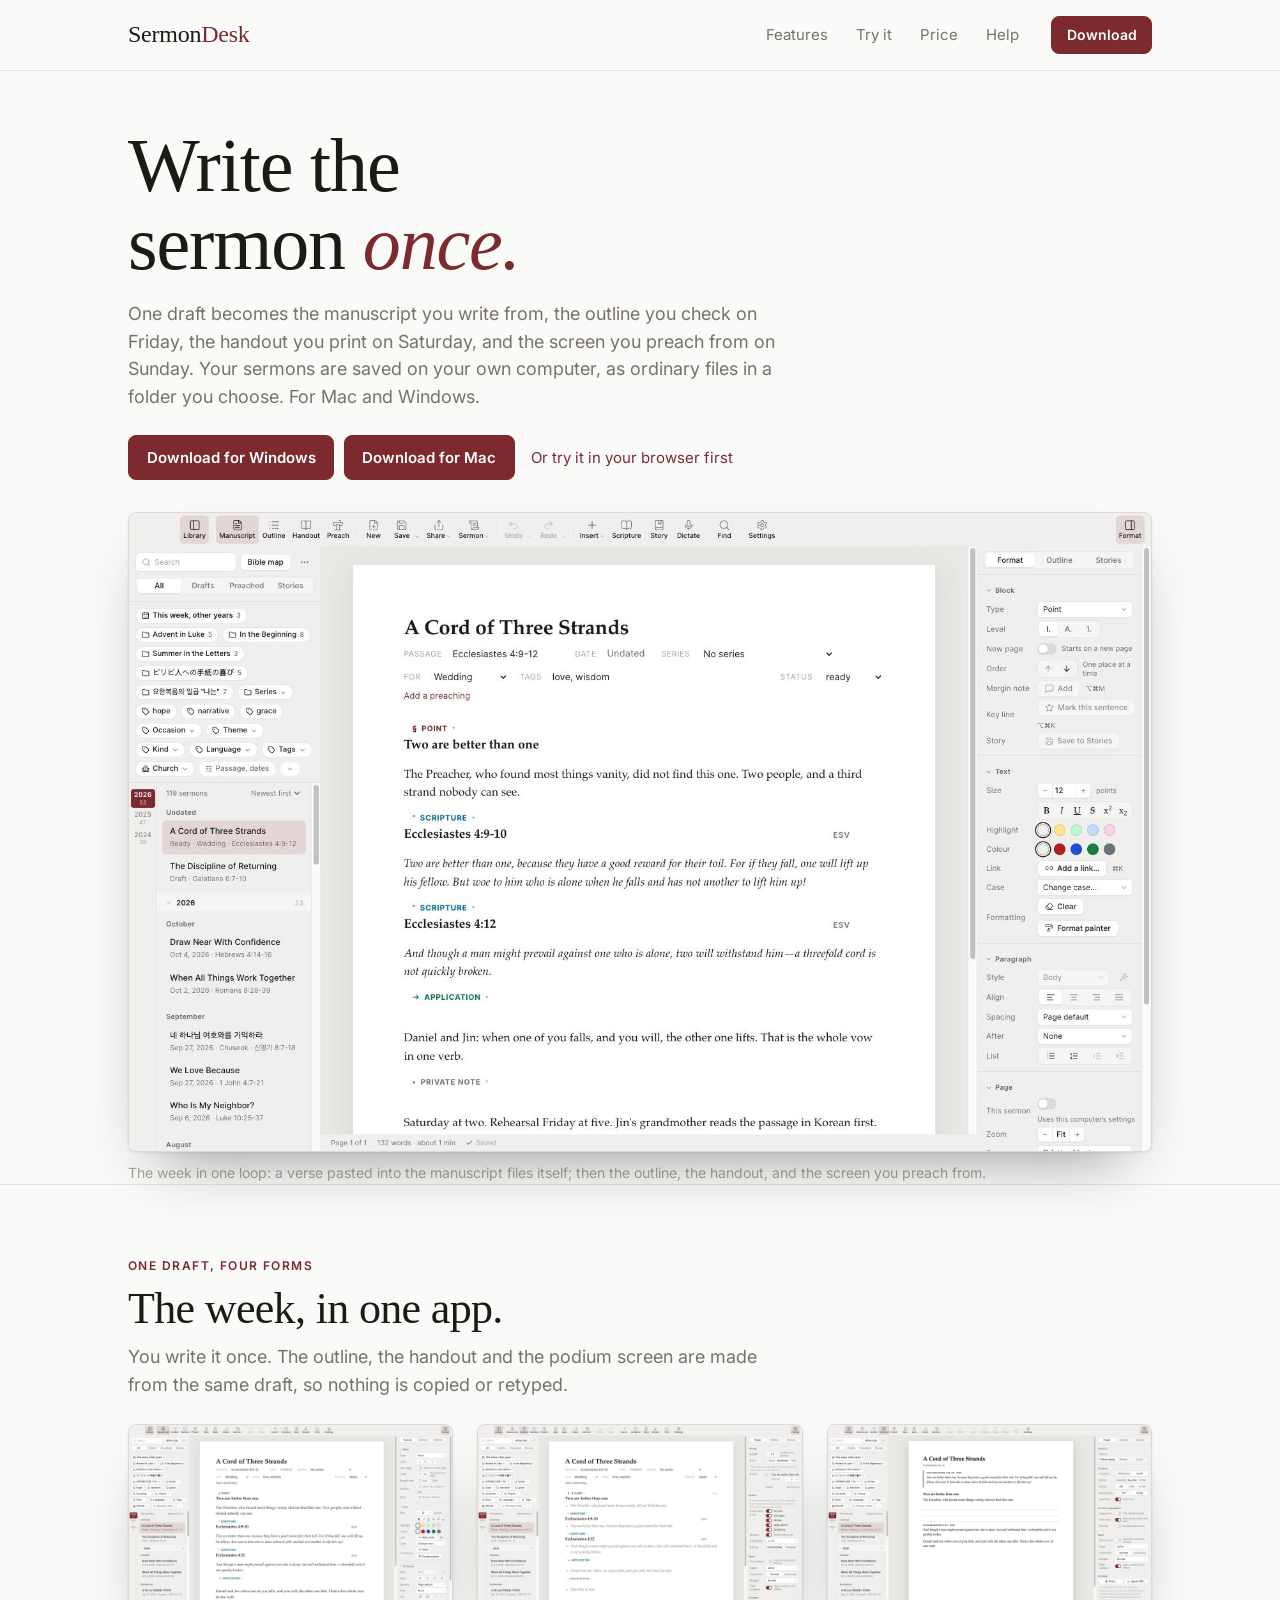
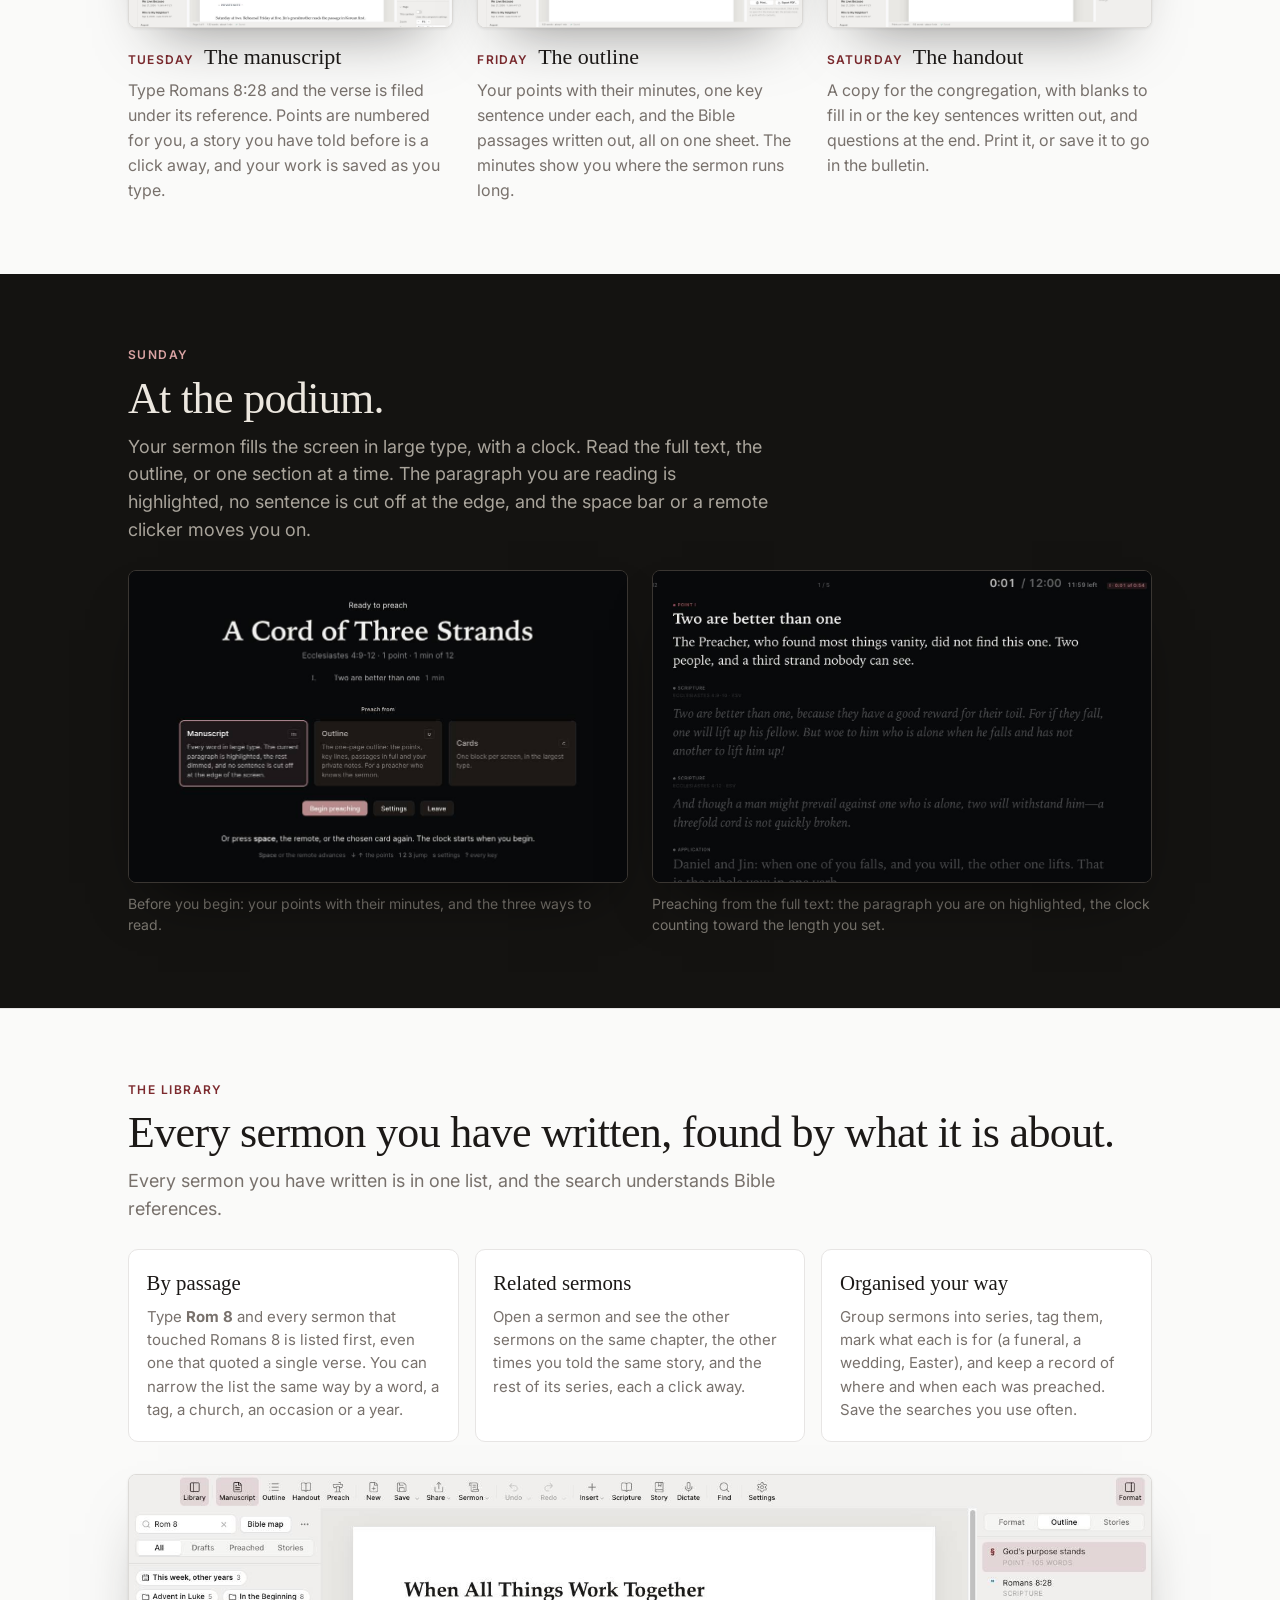
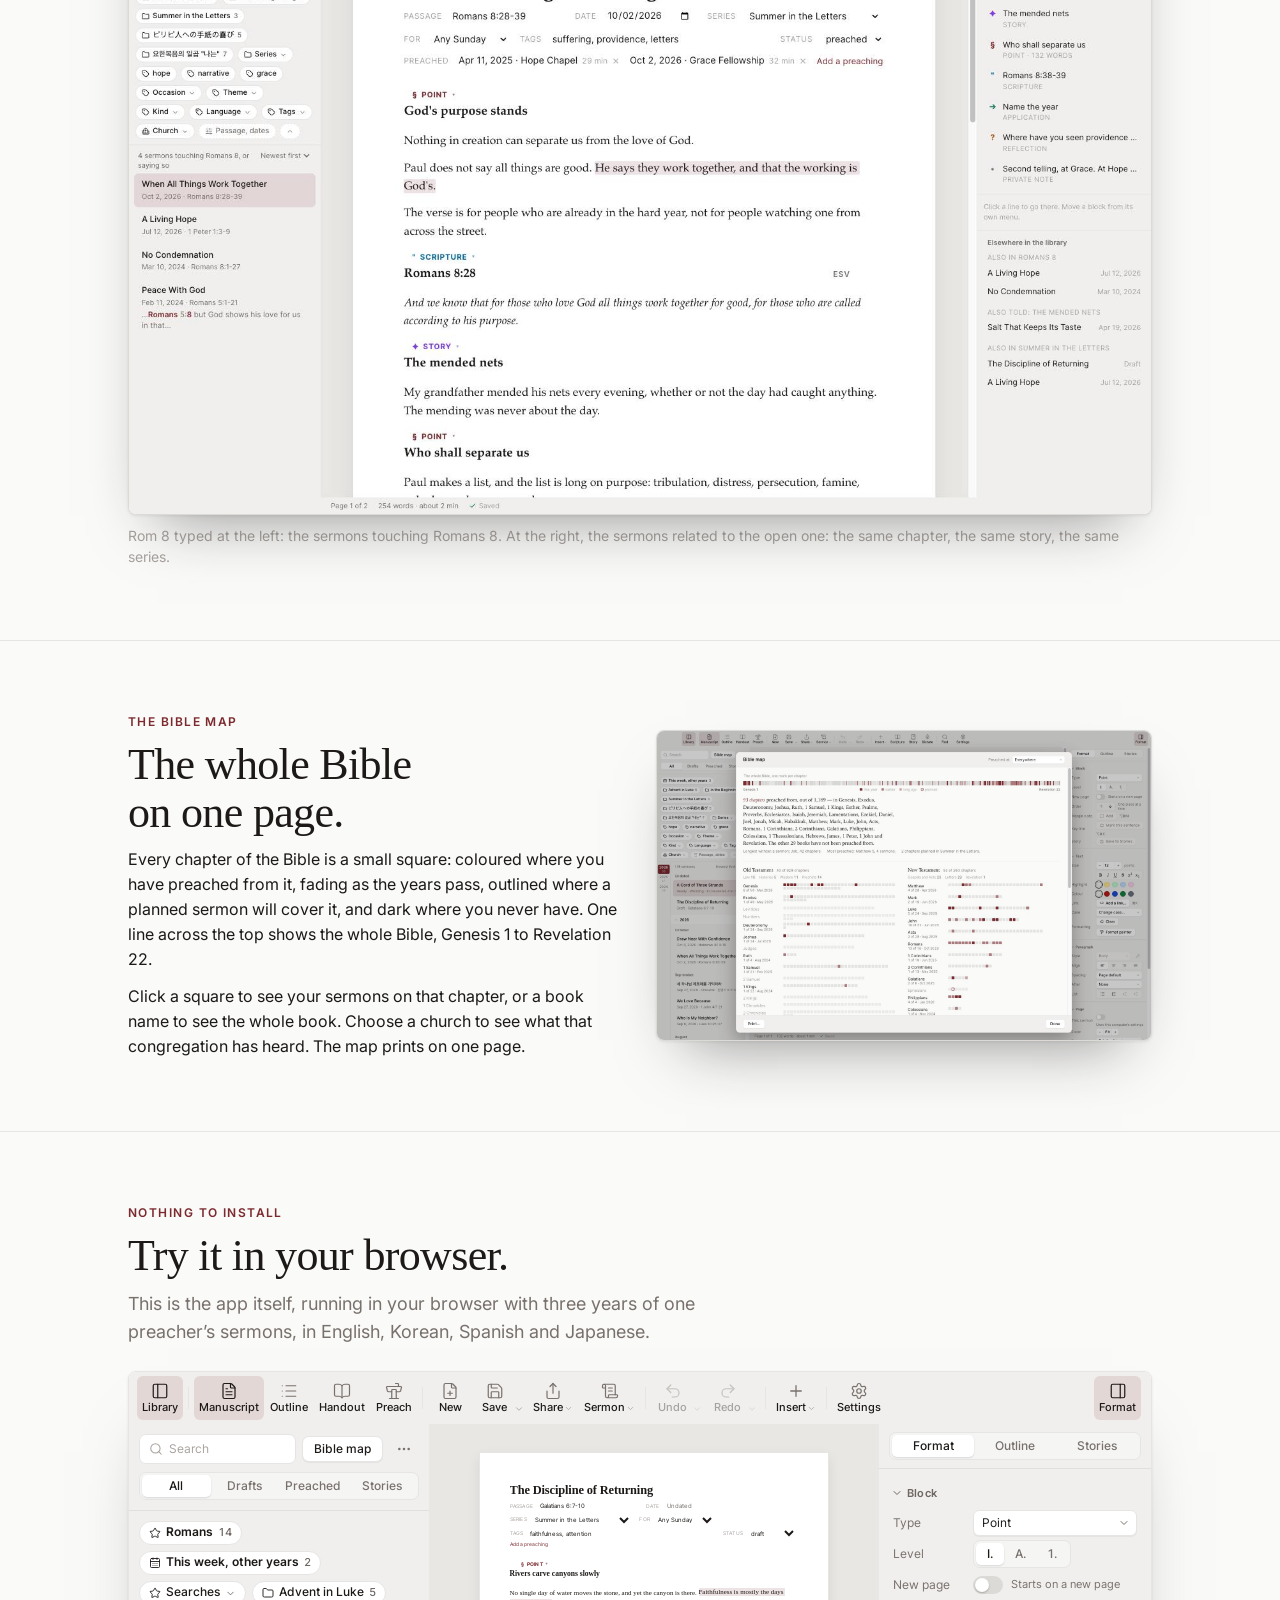
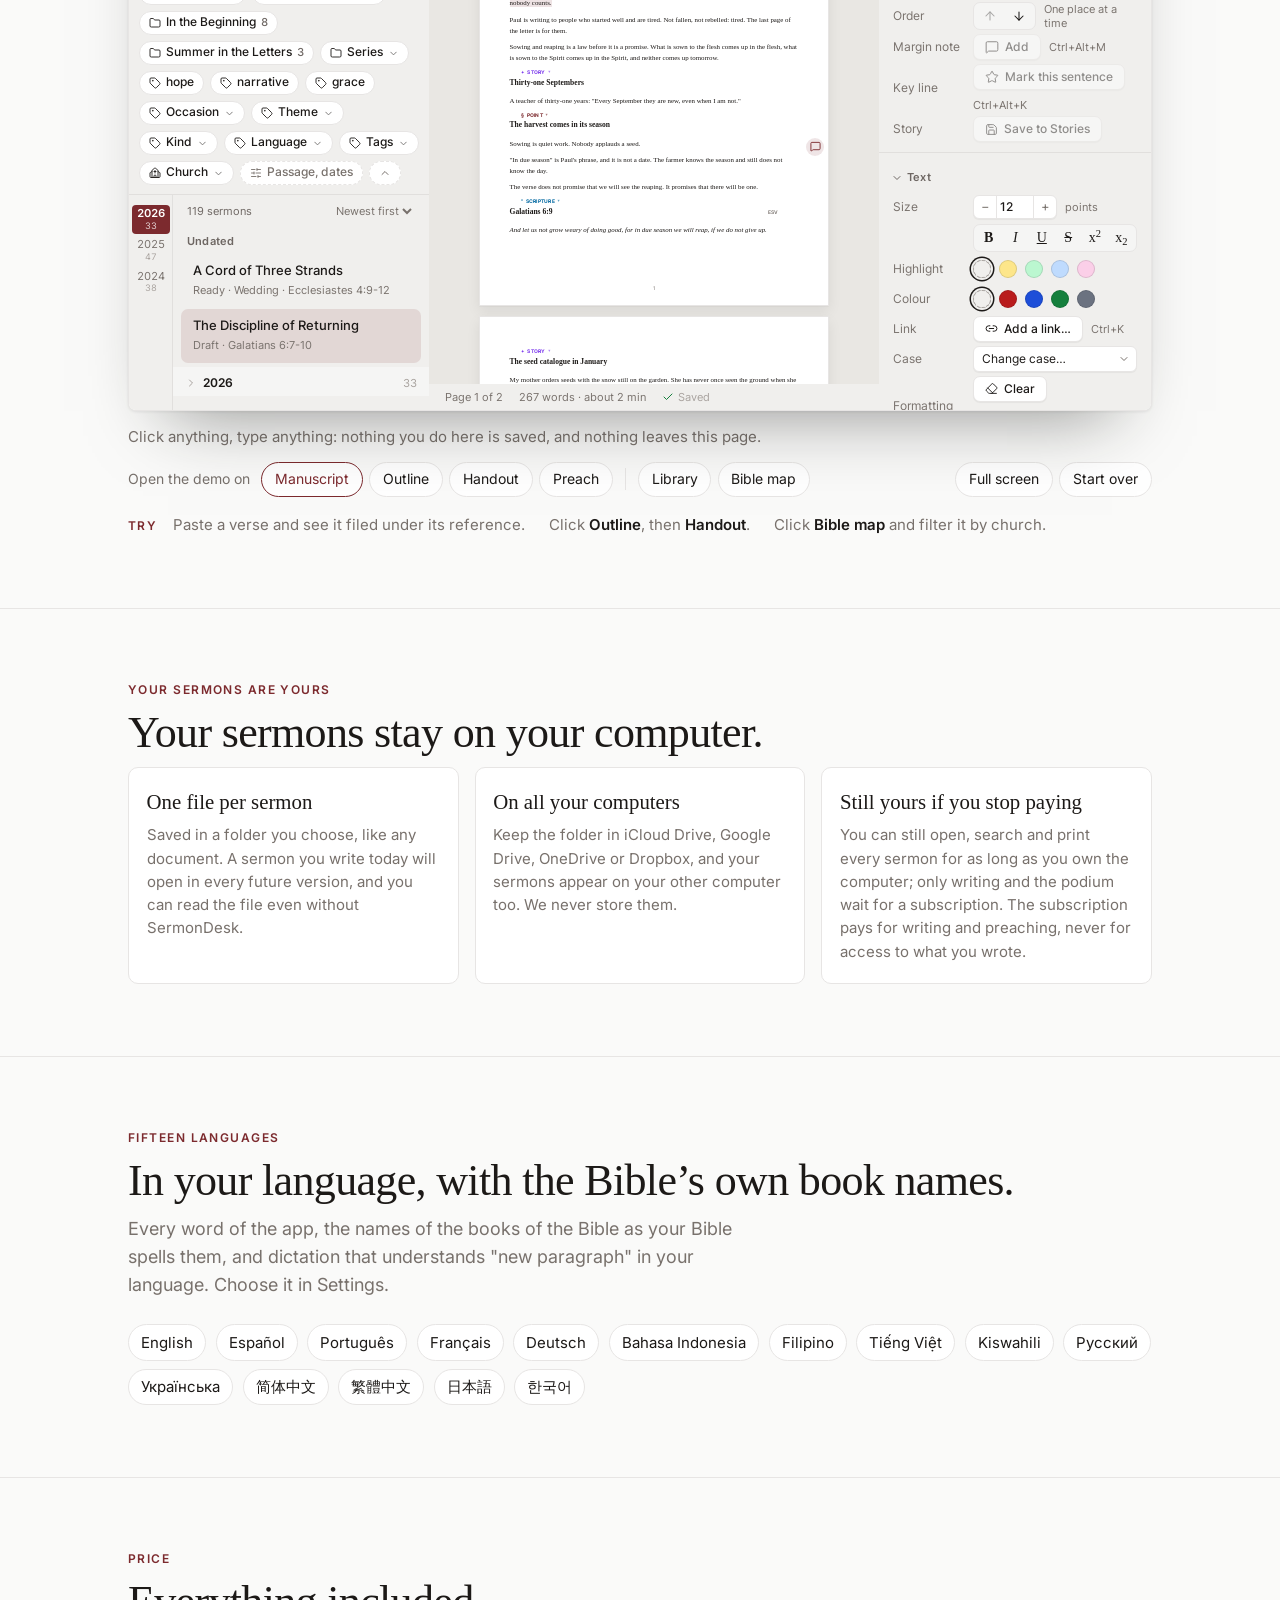
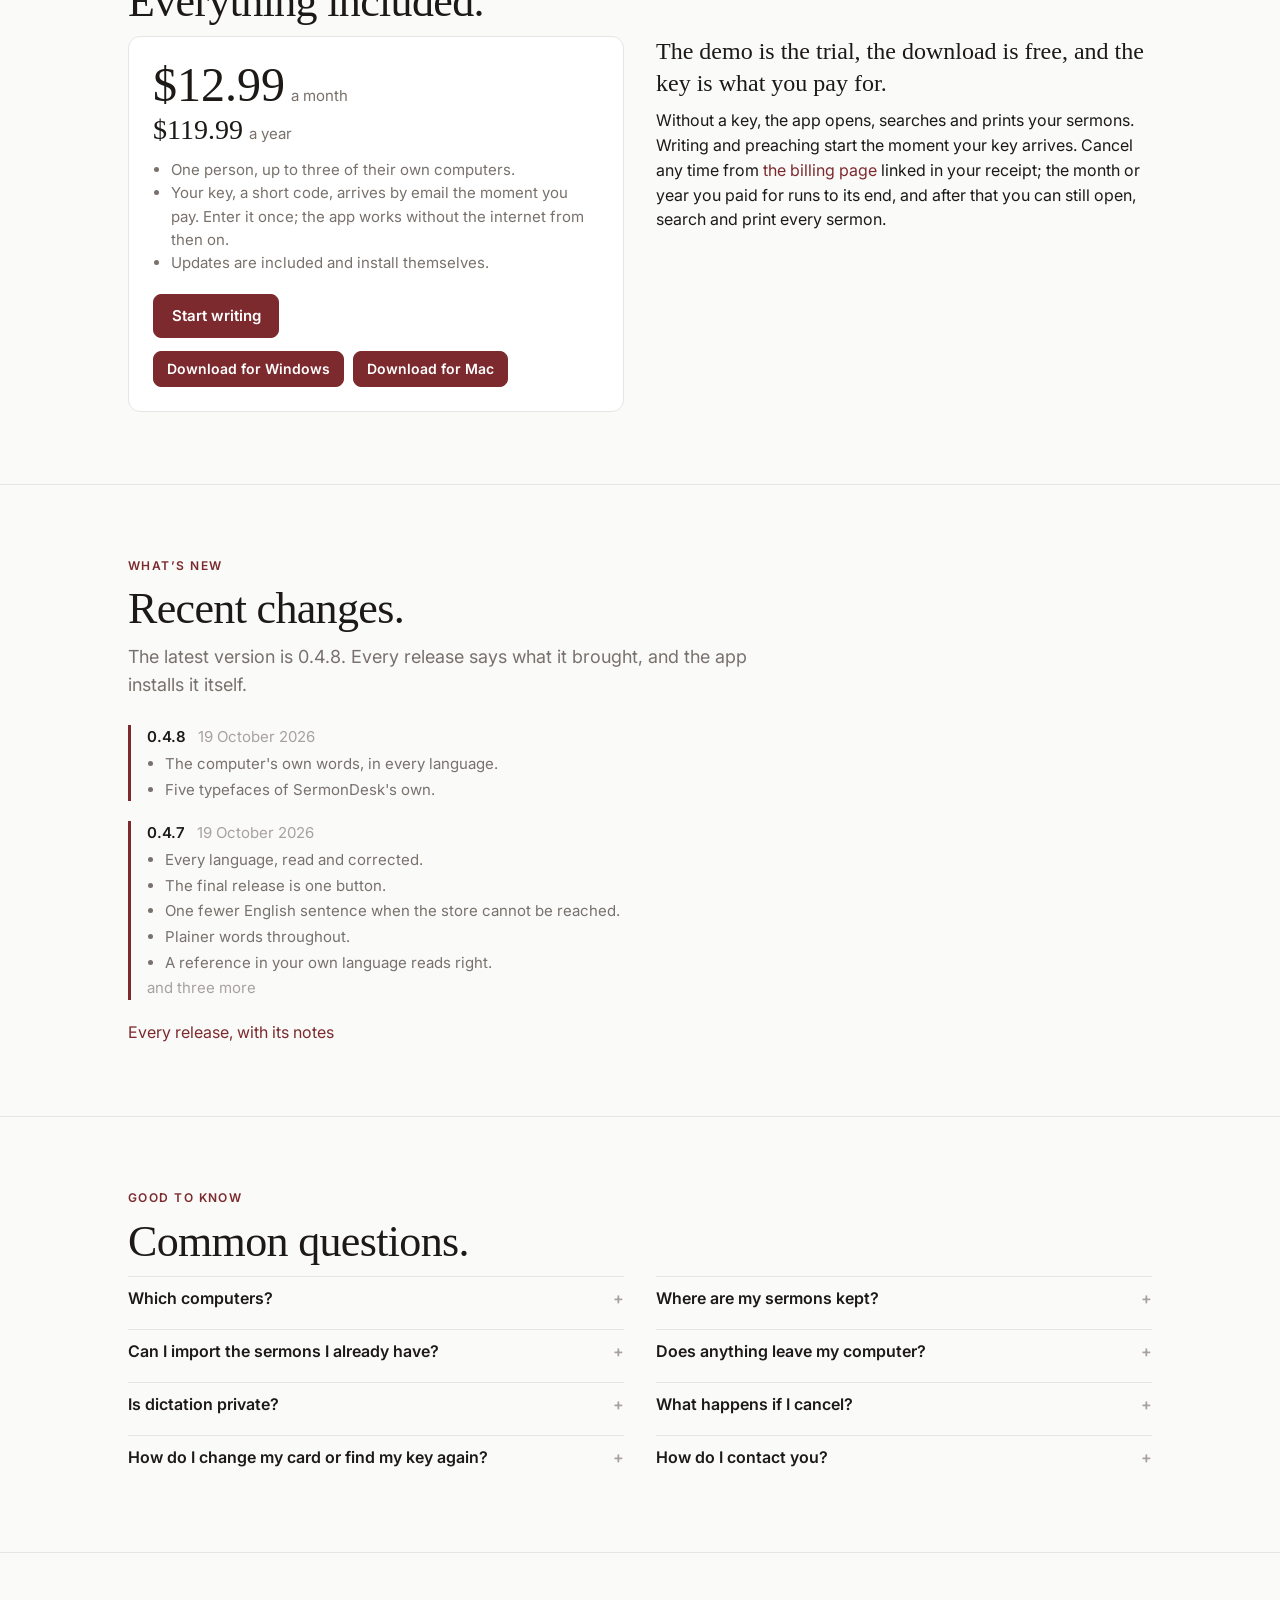
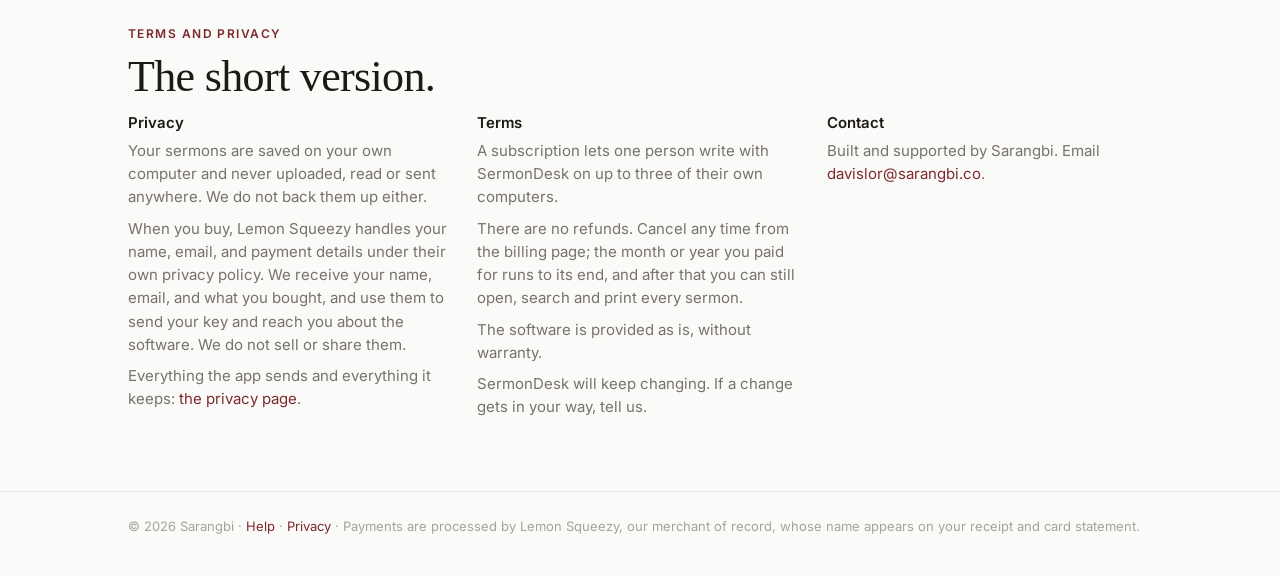
<file: index.html>
<!doctype html>
<html lang="en">
<head>
<meta charset="utf-8">
<meta name="viewport" content="width=device-width, initial-scale=1">
<title>SermonDesk: Write the sermon once</title>
<meta name="description" content="SermonDesk for Mac and Windows: write the sermon once and get the manuscript, the outline, the handout, and the podium screen from one draft. Plain files on your own computer, offline.">
<link rel="canonical" href="https://sarangbi.co/">
<!-- Stamped with the source commit by deploy-site.yml, which then waits for
     the live site to show it. Left as "source" in the repository. -->
<meta name="sermondesk-source" content="864a8ba">
<meta name="color-scheme" content="light dark">
<meta name="theme-color" content="#fafaf9" media="(prefers-color-scheme: light)">
<meta name="theme-color" content="#141311" media="(prefers-color-scheme: dark)">
<link rel="icon" href="/favicon.svg" type="image/svg+xml">
<link rel="apple-touch-icon" href="/apple-touch-icon.png">

<meta property="og:type" content="website">
<meta property="og:site_name" content="SermonDesk">
<meta property="og:url" content="https://sarangbi.co/">
<meta property="og:title" content="SermonDesk: Write the sermon once">
<meta property="og:description" content="For Mac and Windows. One draft becomes the manuscript, the outline, the handout, and the podium screen. Plain files on your own computer, offline.">
<meta property="og:image" content="https://sarangbi.co/og-image.png">
<meta property="og:image:width" content="1200">
<meta property="og:image:height" content="630">
<meta property="og:image:alt" content="SermonDesk: write the sermon once.">
<meta name="twitter:card" content="summary_large_image">
<meta name="twitter:title" content="SermonDesk: Write the sermon once">
<meta name="twitter:description" content="For Mac and Windows. One draft becomes the manuscript, the outline, the handout, and the podium screen. Plain files on your own computer, offline.">
<meta name="twitter:image" content="https://sarangbi.co/og-image.png">

<link rel="preconnect" href="https://fonts.googleapis.com">
<link rel="preconnect" href="https://fonts.gstatic.com" crossorigin>
<link rel="stylesheet" href="https://fonts.googleapis.com/css2?family=Inter:wght@400;500;600&display=swap">

<style>
  /*
    The page is the app's own materials: the surfaces, the inks, the
    oxblood accent and the fonts of src/renderer/src/styles/tokens.css. In
    the dark it keeps a warm charcoal rather than the app's black, a
    choice made for the page. It is laid out as a week:
    the promise, the four forms a sermon takes, the app itself to try,
    then what is yours, the library, the languages, the price, what is
    new, and the questions people ask. The languages, the voice sizes and
    the release notes are written in by scripts/site-build.mjs from the
    source at deploy, so the page cannot say twelve when there are more.
  */
  :root {
    --paper:   #fafaf9;
    --card:    #ffffff;
    --panel:   #f5f5f4;
    --ink:     #1c1917;
    --muted:   #78716c;
    --faint:   #a8a29e;
    --rule:    #e7e5e4;
    --frame:   #dcdad7;
    --oxblood: #7c2a2e;
    --on-oxblood: #ffffff;
    --tint:    color-mix(in srgb, var(--oxblood) 12%, transparent);
    --serif: 'Iowan Old Style', 'Palatino Linotype', Georgia, serif;
    --sans: 'Inter', 'Segoe UI Variable Text', 'Segoe UI', system-ui, sans-serif;
    --gutter: clamp(1.25rem, 5vw, 4rem);
    color-scheme: light;
  }
  @media (prefers-color-scheme: dark) {
    :root:not([data-theme="light"]) {
      --paper: #141311; --card: #1c1a18; --panel: #232120; --ink: #ece7df; --muted: #a9a49b; --faint: #7b7770;
      --rule: #2e2b28; --frame: #3a3632; --oxblood: #d9a3a3; --on-oxblood: #1b1211; --tint: #2a1f1e; color-scheme: dark;
    }
  }
  :root[data-theme="dark"] {
    --paper: #141311; --card: #1c1a18; --panel: #232120; --ink: #ece7df; --muted: #a9a49b; --faint: #7b7770;
    --rule: #2e2b28; --frame: #3a3632; --oxblood: #d9a3a3; --on-oxblood: #1b1211; --tint: #2a1f1e; color-scheme: dark;
  }
  * { box-sizing: border-box; }
  body {
    margin: 0;
    background: var(--paper);
    color: var(--ink);
    font-family: var(--sans);
    font-size: 1rem;
    line-height: 1.55;
    -webkit-font-smoothing: antialiased;
  }
  a { color: var(--oxblood); text-decoration: none; }
  a:hover, a:focus-visible { text-decoration: underline; text-underline-offset: 3px; }
  :focus-visible { outline: 2px solid var(--oxblood); outline-offset: 3px; }
  h1, h2, h3, p { margin: 0; }
  h1, h2 { font-family: var(--serif); font-weight: 400; text-wrap: balance; letter-spacing: -0.015em; }
  img { max-width: 100%; height: auto; display: block; }
  .wrap { max-width: 72rem; margin: 0 auto; padding: 0 var(--gutter); }
  section { padding: clamp(2.5rem, 6vw, 4.5rem) 0; border-top: 1px solid var(--rule); }
  .eyebrow { font-size: 0.75rem; font-weight: 600; letter-spacing: 0.12em; text-transform: uppercase; color: var(--oxblood); margin-bottom: 0.6rem; }
  h2 { font-size: clamp(1.9rem, 4vw, 2.75rem); line-height: 1.1; margin-bottom: 0.6rem; }
  .lead { font-size: 1.125rem; color: var(--muted); max-width: 36em; margin-bottom: 1.6rem; }
  p { max-width: 38em; }

  /* The buttons: both machines, always, side by side, and the same oxblood wherever they are. */
  .button {
    display: inline-flex; align-items: center; justify-content: center; gap: 0.5rem;
    padding: 0.6rem 1.1rem; border-radius: 8px; border: 1px solid var(--frame);
    background: var(--card); color: var(--ink); font-weight: 600; font-size: 0.9375rem; white-space: nowrap;
  }
  .button:hover { text-decoration: none; border-color: var(--faint); }
  .button--primary { background: var(--oxblood); color: var(--on-oxblood); border-color: var(--oxblood); }
  .button--primary:hover { filter: brightness(1.08); }
  .downloads { display: flex; flex-wrap: wrap; gap: 0.6rem; }

  /* The head: a name, the page's places, the two downloads. */
  .head { padding: 1rem 0; border-bottom: 1px solid var(--rule); }
  .head .wrap { display: flex; align-items: center; gap: 1rem 2rem; }
  .wordmark { font-family: var(--serif); font-size: 1.5rem; font-weight: 500; letter-spacing: -0.01em; color: var(--ink); }
  .wordmark span { color: var(--oxblood); }
  .head nav { display: flex; gap: 1.75rem; font-size: 0.9375rem; margin-left: auto; }
  .head nav a { color: var(--muted); white-space: nowrap; }
  .head nav a:hover { color: var(--ink); text-decoration: none; }
  .head .button { padding: 0.45rem 0.9rem; font-size: 0.875rem; }

  /* The promise, and the one picture. */
  .hero { padding: clamp(2rem, 5vw, 3.5rem) 0 0; border-top: 0; }
  .hero h1 { font-size: clamp(2.6rem, 7vw, 4.75rem); line-height: 1.02; max-width: 14ch; }
  .hero h1 em { font-style: italic; color: var(--oxblood); }
  .hero .lede { margin-top: 1.1rem; font-size: 1.125rem; color: var(--muted); max-width: 36em; }
  .hero .acts { display: flex; flex-wrap: wrap; align-items: center; gap: 0.6rem 1rem; margin-top: 1.5rem; }
  .hero .acts .try-link { font-size: 0.9375rem; }
  .shot { position: relative; border: 1px solid var(--frame); border-radius: 8px; overflow: hidden; background: #0e0c0b; box-shadow: 0 30px 60px -30px rgb(29 28 25 / 0.5), 0 1px 3px rgb(29 28 25 / 0.08); cursor: zoom-in; }
  /* A lens over every picture: under the cursor it shows the picture at
     its own size, where the words of the app can be read; a press, or a
     tap where there is no hover, opens the picture at full width. */
  .loupe {
    position: absolute; width: 200px; height: 200px; border-radius: 50%;
    border: 2px solid rgb(255 255 255 / 0.85); box-shadow: 0 12px 32px rgb(0 0 0 / 0.4), 0 0 0 1px rgb(0 0 0 / 0.25);
    background-repeat: no-repeat; background-color: var(--card); pointer-events: none; display: none; z-index: 2;
  }
  @media (hover: none) { .loupe { display: none !important; } }
  .lightbox {
    position: fixed; inset: 0; z-index: 50; display: flex; align-items: center; justify-content: center;
    padding: 2rem; background: rgb(20 19 17 / 0.92); cursor: zoom-out;
  }
  .lightbox[hidden] { display: none; }
  .lightbox img { max-width: 100%; max-height: 100%; width: auto; height: auto; border-radius: 8px; box-shadow: 0 40px 80px rgb(0 0 0 / 0.6); }
  .shot--light { background: var(--card); }
  /* The hero's film: a video where the still was, the lens and the zoom not over it. */
  .shot--film { cursor: default; }
  .shot video { display: block; width: 100%; height: auto; }
  .caption { font-size: 0.875rem; color: var(--faint); margin-top: 0.6rem; }
  .hero figure { margin: 2rem 0 0; }

  /* The week: three forms across, the fourth on its own band below. */
  .week { display: grid; grid-template-columns: repeat(3, minmax(0, 1fr)); gap: 2rem 1.5rem; }
  picture { display: block; }

  /* Sunday: the podium's own dark, whatever the page is, so the page goes
     light, light, light, dark, light. Its tokens are set here, not read
     from the theme. */
  .sunday {
    --paper: #141311; --card: #1c1a18; --ink: #ece7df; --muted: #a9a49b; --faint: #7b7770; --rule: #2e2b28; --frame: #3a3632; --oxblood: #d9a3a3;
    background: var(--paper); color: var(--ink); border-top: 0;
  }
  .sunday .shot { box-shadow: 0 30px 60px -30px rgb(0 0 0 / 0.8); }
  .sunday__pair { display: grid; grid-template-columns: minmax(0, 1fr) minmax(0, 1fr); gap: 1.5rem; }
  .sunday__pair figure { margin: 0; }
  .day h3 { font-family: var(--serif); font-weight: 500; font-size: 1.375rem; margin: 0.75rem 0 0.25rem; }
  .day h3 small { font-family: var(--sans); font-weight: 600; font-size: 0.75rem; letter-spacing: 0.1em; text-transform: uppercase; color: var(--oxblood); margin-right: 0.6rem; }
  .day p { color: var(--muted); font-size: 1rem; }

  /* The app itself, on the page. */
  .stage {
    position: relative;
    margin-top: 0.5rem;
    aspect-ratio: 16 / 10;
    max-height: calc(100vh - 7rem);
    min-height: 18rem;
    border: 1px solid var(--rule);
    border-radius: 8px;
    background: var(--panel);
    box-shadow: 0 40px 70px -40px rgb(26 27 24 / 0.5), 0 1px 3px rgb(26 27 24 / 0.08);
    overflow: hidden;
  }
  .stage iframe { display: block; width: 100%; height: 100%; border: 0; }
  @media (max-width: 700px) and (orientation: portrait) { .stage { aspect-ratio: 9 / 14; } }
  @media (max-height: 560px) { .stage { aspect-ratio: auto; height: calc(100vh - 3rem); min-height: 0; } }
  .note { margin-top: 0.85rem; font-size: 0.9375rem; color: var(--muted); max-width: 44rem; }
  .scenes { display: flex; flex-wrap: wrap; align-items: center; gap: 0.4rem; margin-top: 0.85rem; }
  .scenes__label { font-size: 0.875rem; color: var(--muted); margin-right: 0.3rem; }
  .scenes__sep { width: 1px; height: 1.4rem; background: var(--rule); margin: 0 0.35rem; }
  .scenes button {
    font: inherit; font-size: 0.875rem; padding: 0.35rem 0.8rem; border-radius: 999px;
    border: 1px solid var(--rule); background: var(--card); color: var(--ink); cursor: pointer;
  }
  .scenes button[aria-pressed='true'] { border-color: var(--oxblood); color: var(--oxblood); }
  .scenes__end { display: flex; gap: 0.4rem; margin-left: auto; }
  .scenes__quiet { color: var(--muted); }
  .scenes__quiet:hover { color: var(--ink); border-color: var(--ink); }
  .stage:fullscreen, .stage:fullscreen iframe { border: 0; border-radius: 0; background: #0b0c0e; }
  .under { display: flex; flex-wrap: wrap; align-items: baseline; gap: 0.3rem 1rem; margin-top: 1rem; font-size: 0.9375rem; color: var(--muted); }
  .under__label { font-size: 0.75rem; font-weight: 600; letter-spacing: 0.12em; text-transform: uppercase; color: var(--oxblood); }
  .try { list-style: none; margin: 0; padding: 0; display: flex; flex-wrap: wrap; gap: 0.3rem 1.5rem; }
  .try b { font-weight: 600; color: var(--ink); }
  @media (max-width: 700px) {
    .scenes__sep { display: none; }
    .scenes__end { margin-left: 0; width: 100%; }
  }

  /* Yours: three cards. */
  .cards { display: grid; grid-template-columns: repeat(3, minmax(0, 1fr)); gap: 1rem; }
  .card { background: var(--card); border: 1px solid var(--rule); border-radius: 10px; padding: 1.1rem 1.1rem 1.25rem; }
  .card h3 { font-family: var(--serif); font-weight: 500; font-size: 1.3rem; margin-bottom: 0.35rem; }
  .card p { font-size: 0.9375rem; color: var(--muted); }

  .two { display: grid; grid-template-columns: minmax(0, 1fr) minmax(0, 1fr); gap: 2rem; align-items: center; }
  .library__figure { margin: 2rem 0 0; }
  .two p + p { margin-top: 0.8rem; }

  /* The languages, as the app names them. */
  .langs { display: flex; flex-wrap: wrap; gap: 0.5rem 0.6rem; margin: 0; padding: 0; list-style: none; }
  .langs li { padding: 0.35rem 0.75rem; border: 1px solid var(--rule); border-radius: 999px; background: var(--card); font-size: 0.9375rem; }

  /* The price, beside the promise that outlasts it. */
  .price { display: grid; grid-template-columns: minmax(0, 1fr) minmax(0, 1fr); gap: 2rem; align-items: start; }
  .pricebox { background: var(--card); border: 1px solid var(--rule); border-radius: 12px; padding: 1.5rem; }
  .amount { font-family: var(--serif); font-size: 3rem; line-height: 1; }
  .amount small { font-family: var(--sans); font-size: 0.9375rem; color: var(--muted); margin-left: 0.4rem; }
  .amount + .amount { font-size: 1.75rem; margin-top: 0.4rem; }
  .pricebox ul { padding-left: 1.1rem; margin: 0.9rem 0 0; color: var(--muted); font-size: 0.9375rem; }
  /* The purchase on its own line; the app itself, free to read with, as the smaller pair under it. */
  .price__acts { display: flex; flex-direction: column; align-items: flex-start; gap: 0.8rem; margin-top: 1.2rem; }
  .downloads--small .button { padding: 0.4rem 0.8rem; font-size: 0.875rem; }
  .keep { font-family: var(--serif); font-size: 1.5rem; line-height: 1.3; margin-bottom: 0.6rem; }

  /* What's new: the latest entries, in the app's own words. */
  .release { border-left: 3px solid var(--oxblood); padding-left: 1rem; margin-bottom: 1.25rem; }
  .release h3 { font-size: 0.9375rem; font-weight: 600; margin-bottom: 0.25rem; }
  .release h3 span { color: var(--faint); font-weight: 400; margin-left: 0.5rem; }
  .release ul { margin: 0; padding-left: 1.1rem; font-size: 0.9375rem; color: var(--muted); }
  .release li + li { margin-top: 0.15rem; }
  .release__more { list-style: none; margin-left: -1.1rem; color: var(--faint); }

  /* Good to know. */
  .faq { display: grid; grid-template-columns: repeat(2, minmax(0, 1fr)); gap: 0.5rem 2rem; }
  .faq details { border-top: 1px solid var(--rule); padding: 0.6rem 0; }
  .faq summary { cursor: pointer; font-weight: 600; font-size: 1rem; list-style: none; display: flex; justify-content: space-between; gap: 0.75rem; }
  .faq summary::-webkit-details-marker { display: none; }
  .faq summary::after { content: '+'; color: var(--faint); }
  .faq details[open] summary::after { content: '−'; }
  .faq details p { margin: 0.5rem 0 0.15rem; font-size: 0.9375rem; color: var(--muted); }
  .small { display: grid; grid-template-columns: repeat(3, minmax(0, 1fr)); gap: 1.5rem; font-size: 0.9375rem; color: var(--muted); }
  .small h3 { font-family: var(--sans); font-size: 0.9375rem; font-weight: 600; color: var(--ink); margin-bottom: 0.3rem; }
  .small p + p { margin-top: 0.5rem; }
  footer { padding: 1.5rem 0 2.5rem; border-top: 1px solid var(--rule); font-size: 0.8125rem; color: var(--faint); }

  @media (max-width: 760px) {
    .week, .cards, .two, .price, .faq, .small, .sunday__pair { grid-template-columns: minmax(0, 1fr); }
    .head nav { margin-left: 0; gap: 1rem; }
    /* On a phone the hero's pair is a screen away; the head's would only repeat it. */
    .head__download { display: none; }
  }
  @media (prefers-reduced-motion: no-preference) {
    .button, .head nav a { transition: border-color 120ms, color 120ms; }
  }
</style>
</head>
<body>

<header class="head">
  <div class="wrap">
    <a class="wordmark" href="https://sarangbi.co/">Sermon<span>Desk</span></a>
    <nav aria-label="Page">
      <a href="#week">Features</a>
      <a href="#try">Try it</a>
      <a href="#price">Price</a>
      <a href="help.html">Help</a>
    </nav>
    <a class="button button--primary head__download" href="#download">Download</a>
  </div>
</header>

<section class="hero">
  <div class="wrap">
    <h1>Write the sermon <em>once.</em></h1>
    <p class="lede">One draft becomes the manuscript you write from, the outline you check on Friday, the handout you print on Saturday, and the screen you preach from on Sunday. Your sermons are saved on your own computer, as ordinary files in a folder you choose. For Mac and Windows.</p>
    <div class="acts">
      <div class="downloads" id="download">
        <a class="button button--primary" href="https://github.com/DLSarangbi/sermondesk-releases/releases/latest/download/SermonDesk-Setup.exe" data-download="windows">Download for Windows</a>
        <a class="button button--primary" href="https://github.com/DLSarangbi/sermondesk-releases/releases/latest/download/SermonDesk.dmg" data-download="mac">Download for Mac</a>
      </div>
      <a class="try-link" href="#try">Or try it in your browser first</a>
    </div>
    <figure>
      <div class="shot shot--light"><picture><source srcset="img/manuscript-dark.jpg" media="(prefers-color-scheme: dark)"><img src="img/manuscript.jpg" alt="The app: the library of sermons at the left, the manuscript page in the middle, the Format panel at the right" width="1600" height="1000"></picture></div>
      <figcaption class="caption">The library, the page and the Format panel, in one window.</figcaption>
    </figure>
  </div>
</section>

<section id="week">
  <div class="wrap">
    <p class="eyebrow">One draft, four forms</p>
    <h2>The week, in one app.</h2>
    <p class="lead">You write it once. The outline, the handout and the podium screen are made from the same draft, so nothing is copied or retyped.</p>
    <div class="week">
      <article class="day">
        <div class="shot shot--light"><picture><source srcset="img/manuscript-dark.jpg" media="(prefers-color-scheme: dark)"><img src="img/manuscript.jpg" alt="The manuscript page beside the library and the Format panel" width="1600" height="1000" loading="lazy"></picture></div>
        <h3><small>Tuesday</small>The manuscript</h3>
        <p>Type Romans 8:28 and the verse is filed under its reference. Points are numbered for you, a story you have told before is a click away, and your work is saved as you type.</p>
      </article>
      <article class="day">
        <div class="shot shot--light"><picture><source srcset="img/outline-dark.jpg" media="(prefers-color-scheme: dark)"><img src="img/outline.jpg" alt="The outline: the points with their minutes and key lines on one sheet" width="1600" height="1000" loading="lazy"></picture></div>
        <h3><small>Friday</small>The outline</h3>
        <p>Your points with their minutes, one key sentence under each, and the Bible passages written out, all on one sheet. The minutes show you where the sermon runs long.</p>
      </article>
      <article class="day">
        <div class="shot shot--light"><picture><source srcset="img/handout-dark.jpg" media="(prefers-color-scheme: dark)"><img src="img/handout.jpg" alt="The handout: the points with blanks for the congregation, laid out on one sheet" width="1600" height="1000" loading="lazy"></picture></div>
        <h3><small>Saturday</small>The handout</h3>
        <p>A copy for the congregation, with blanks to fill in or the key sentences written out, and questions at the end. Print it, or save it to go in the bulletin.</p>
      </article>
    </div>
  </div>
</section>

<!-- Sunday on its own band, dark whatever the page is: the podium wears its own dark. -->
<section class="sunday" id="sunday">
  <div class="wrap">
    <p class="eyebrow">Sunday</p>
    <h2>At the podium.</h2>
    <p class="lead">Your sermon fills the screen in large type, with a clock. Read the full text, the outline, or one section at a time. The paragraph you are reading is highlighted, no sentence is cut off at the edge, and the space bar or a remote clicker moves you on.</p>
    <div class="sunday__pair">
      <figure>
        <div class="shot"><img src="img/ready.jpg" alt="The ready screen before preaching: the title, the points with their minutes, and the three ways to read" width="1000" height="625" loading="lazy"></div>
        <figcaption class="caption">Before you begin: your points with their minutes, and the three ways to read.</figcaption>
      </figure>
      <figure>
        <div class="shot"><img src="img/podium.jpg" alt="The podium screen: the sermon in large type on black, the paragraph being read lit, the clock counting at the top" width="1240" height="775" loading="lazy"></div>
        <figcaption class="caption">Preaching from the full text: the paragraph you are on highlighted, the clock counting toward the length you set.</figcaption>
      </figure>
    </div>
  </div>
</section>

<section id="library">
  <div class="wrap">
    <p class="eyebrow">The library</p>
    <h2>Every sermon you have written, found by what it is about.</h2>
    <p class="lead">Every sermon you have written is in one list, and the search understands Bible references.</p>
    <div class="cards">
      <div class="card">
        <h3>By passage</h3>
        <p>Type <b>Rom 8</b> and every sermon that touched Romans 8 is listed first, even one that quoted a single verse. You can narrow the list the same way by a word, a tag, a church, an occasion or a year.</p>
      </div>
      <div class="card">
        <h3>Related sermons</h3>
        <p>Open a sermon and see the other sermons on the same chapter, the other times you told the same story, and the rest of its series, each a click away.</p>
      </div>
      <div class="card">
        <h3>Organised your way</h3>
        <p>Group sermons into series, tag them, mark what each is for (a funeral, a wedding, Easter), and keep a record of where and when each was preached. Save the searches you use often.</p>
      </div>
    </div>
    <figure class="library__figure">
      <div class="shot shot--light"><picture><source srcset="img/library-dark.jpg" media="(prefers-color-scheme: dark)"><img src="img/library.jpg" alt="The app with Rom 8 typed into the library’s search: the sermons touching Romans 8 listed at the left, one of them open, and the Outline tab at the right listing the sermons related to it" width="1600" height="1000" loading="lazy"></picture></div>
      <figcaption class="caption">Rom 8 typed at the left: the sermons touching Romans 8. At the right, the sermons related to the open one: the same chapter, the same story, the same series.</figcaption>
    </figure>
  </div>
</section>
<section id="map">
  <div class="wrap two">
    <div>
      <p class="eyebrow">The Bible map</p>
      <h2>The whole Bible on one page.</h2>
      <p>Every chapter of the Bible is a small square: coloured where you have preached from it, fading as the years pass, outlined where a planned sermon will cover it, and dark where you never have. One line across the top shows the whole Bible, Genesis 1 to Revelation 22.</p>
      <p>Click a square to see your sermons on that chapter, or a book name to see the whole book. Choose a church to see what that congregation has heard. The map prints on one page.</p>
    </div>
    <div class="shot shot--light"><picture><source srcset="img/map-dark.jpg" media="(prefers-color-scheme: dark)"><img src="img/map.jpg" alt="The Bible map: every chapter of the Bible as a cell, the preached ones filled, with counts per book" width="1600" height="1000" loading="lazy"></picture></div>
  </div>
</section>
<section id="try">
  <div class="wrap">
    <p class="eyebrow">Nothing to install</p>
    <h2>Try it in your browser.</h2>
    <p class="lead">This is the app itself, running in your browser with three years of one preacher’s sermons, in English, Korean, Spanish and Japanese.</p>
    <div class="stage">
      <iframe id="demo" src="demo/" title="SermonDesk, live on this page, with a demo library." loading="lazy" allow="fullscreen" allowfullscreen></iframe>
    </div>
    <p class="note">Click anything, type anything: nothing you do here is saved, and nothing leaves this page.</p>
    <!-- The chips open the demo on a view: the sermon's four forms in the
         order of the week, then the two places that hold every sermon. The
         page's own two controls stand apart at the right. -->
    <div class="scenes" role="group" aria-label="Open the demo on one view">
      <span class="scenes__label">Open the demo on</span>
      <button type="button" data-scene="write" aria-pressed="true">Manuscript</button>
      <button type="button" data-scene="outline">Outline</button>
      <button type="button" data-scene="handout">Handout</button>
      <button type="button" data-scene="preach">Preach</button>
      <span class="scenes__sep" aria-hidden="true"></span>
      <button type="button" data-scene="library">Library</button>
      <button type="button" data-scene="map">Bible map</button>
      <span class="scenes__end">
        <button type="button" class="scenes__quiet" data-fullscreen title="The demo on the whole screen; Esc brings the page back">Full screen</button>
        <button type="button" class="scenes__quiet" data-reset title="Put the demo back the way it was">Start over</button>
      </span>
    </div>
    <div class="under">
      <p class="under__label">Try</p>
      <ul class="try">
        <li>Paste a verse and see it filed under its reference.</li>
        <li>Click <b>Outline</b>, then <b>Handout</b>.</li>
        <li>Click <b>Bible map</b> and filter it by church.</li>
      </ul>
    </div>
  </div>
</section>

<section id="yours">
  <div class="wrap">
    <p class="eyebrow">Your sermons are yours</p>
    <h2>Your sermons stay on your computer.</h2>
    <div class="cards">
      <div class="card">
        <h3>One file per sermon</h3>
        <p>Saved in a folder you choose, like any document. A sermon you write today will open in every future version, and you can read the file even without SermonDesk.</p>
      </div>
      <div class="card">
        <h3>On all your computers</h3>
        <p>Keep the folder in iCloud Drive, Google Drive, OneDrive or Dropbox, and your sermons appear on your other computer too. We never store them.</p>
      </div>
      <div class="card">
        <h3>Still yours if you stop paying</h3>
        <p>You can still open, search and print every sermon for as long as you own the computer; only writing and the podium wait for a subscription. The subscription pays for writing and preaching, never for access to what you wrote.</p>
      </div>
    </div>
  </div>
</section>


<section id="languages">
  <div class="wrap">
    <p class="eyebrow">Fifteen languages</p>
    <h2>In your language, with the Bible’s own book names.</h2>
    <p class="lead">Every word of the app, the names of the books of the Bible as your Bible spells them, and dictation that understands "new paragraph" in your language. Choose it in Settings.</p>
    <ul class="langs">
      <li lang="en">English</li>
      <li lang="es">Español</li>
      <li lang="pt">Português</li>
      <li lang="fr">Français</li>
      <li lang="de">Deutsch</li>
      <li lang="id">Bahasa Indonesia</li>
      <li lang="tl">Filipino</li>
      <li lang="vi">Tiếng Việt</li>
      <li lang="sw">Kiswahili</li>
      <li lang="ru">Русский</li>
      <li lang="uk">Українська</li>
      <li lang="zh">简体中文</li>
      <li lang="zh-Hant">繁體中文</li>
      <li lang="ja">日本語</li>
      <li lang="ko">한국어</li>
    </ul>
  </div>
</section>

<!-- A note from the maker goes here, in the maker's own words, when it is
     written: why it exists, who it was first for, what is promised. -->

<!-- The price, while there is one. What is between the @subscription markers
     is dropped by the build after the final release, and what is between the
     @sunset markers kept; see keepSeason in scripts/site-build.mjs and
     docs/SUNSET.md. -->
<section id="price">
  <div class="wrap">
    <p class="eyebrow">Price</p>
    <h2>Everything included.</h2>
    <div class="price">
      <div class="pricebox">
        <p class="amount">$12.99<small>a month</small></p>
        <p class="amount">$119.99<small>a year</small></p>
        <ul>
          <li>One person, up to three of their own computers.</li>
          <li>Your key, a short code, arrives by email the moment you pay. Enter it once; the app works without the internet from then on.</li>
          <li>Updates are included and install themselves.</li>
        </ul>
        <div class="price__acts">
          <a class="button button--primary" href="https://sarangbi.lemonsqueezy.com/checkout/buy/58a09bd1-6ce5-48c1-bd92-9d39316682b8">Start writing</a>
          <div class="downloads downloads--small">
            <a class="button button--primary" href="https://github.com/DLSarangbi/sermondesk-releases/releases/latest/download/SermonDesk-Setup.exe" data-download="windows">Download for Windows</a>
            <a class="button button--primary" href="https://github.com/DLSarangbi/sermondesk-releases/releases/latest/download/SermonDesk.dmg" data-download="mac">Download for Mac</a>
          </div>
        </div>
      </div>
      <div>
        <p class="keep">The demo is the trial, the download is free, and the key is what you pay for.</p>
        <p>Without a key, the app opens, searches and prints your sermons. Writing and preaching start the moment your key arrives. Cancel any time from <a href="https://sarangbi.lemonsqueezy.com/billing">the billing page</a> linked in your receipt; the month or year you paid for runs to its end, and after that you can still open, search and print every sermon.</p>
      </div>
    </div>
  </div>
</section>

<section id="new">
  <div class="wrap">
    <p class="eyebrow">What’s new</p>
    <h2>Recent changes.</h2>
    <p class="lead">The latest version is 0.4.8. Every release says what it brought, and the app installs it itself.</p>
    <div class="release">
      <h3>0.4.8 <span>19 October 2026</span></h3>
      <ul>
        <li>The computer's own words, in every language.</li>
        <li>Five typefaces of SermonDesk's own.</li>
      </ul>
    </div>
    <div class="release">
      <h3>0.4.7 <span>19 October 2026</span></h3>
      <ul>
        <li>Every language, read and corrected.</li>
        <li>The final release is one button.</li>
        <li>One fewer English sentence when the store cannot be reached.</li>
        <li>Plainer words throughout.</li>
        <li>A reference in your own language reads right.</li>
        <li class="release__more">and three more</li>
      </ul>
    </div>
    <p><a href="https://github.com/DLSarangbi/sermondesk-releases/releases">Every release, with its notes</a></p>
  </div>
</section>

<section id="faq">
  <div class="wrap">
    <p class="eyebrow">Good to know</p>
    <h2>Common questions.</h2>
    <div class="faq">
      <details><summary>Which computers?</summary><p>Windows 10 and 11, and Macs with an Apple chip (M1 or later, which means Macs sold since late 2020) running macOS 13 or newer. A tablet version is planned.</p></details>
      <details><summary>Where are my sermons kept?</summary><p>In a folder you choose, one file each. Keep that folder in iCloud Drive, Google Drive, OneDrive or Dropbox to have them on every computer you use.</p></details>
      <details><summary>Can I import the sermons I already have?</summary><p>Yes. Open a Word file and it becomes a sermon, with its Bible passage picked up from the first line, whatever language it was written in. A whole folder imports at once, including one exported from Google Docs. Nothing is locked in: you can print, save as PDF, send a sermon back to Word, or export everything as plain text, with or without a key.</p></details>
      <details><summary>Does anything leave my computer?</summary><p>Nothing from your sermons, ever. The app connects to the internet for two things only: to check your subscription and to check for a new version. No tracking of any kind.</p></details>
      <details><summary>Is dictation private?</summary><p>Yes. Nothing you say leaves your computer. The first time you dictate, the app downloads what it needs to understand speech, once (76 MB, or 238 MB for the more accurate option), and from then on it listens without the internet, in any of the fifteen languages.</p></details>
      <details><summary>What happens if I cancel?</summary><p>The month or year you paid for runs to its end. Then you can still open, search and print every sermon; writing and the podium wait for a subscription again.</p></details>
      <details><summary>How do I change my card or find my key again?</summary><p>From <a href="https://sarangbi.lemonsqueezy.com/billing">the billing page</a> linked in your receipt. Payments are handled by Lemon Squeezy, whose name appears on your statement.</p></details>
      <details><summary>How do I contact you?</summary><p>Email <a href="mailto:davislor@sarangbi.co">davislor@sarangbi.co</a>.</p></details>
    </div>
  </div>
</section>

<section id="terms">
  <div class="wrap">
    <p class="eyebrow">Terms and privacy</p>
    <h2>The short version.</h2>
    <div class="small">
      <div>
        <h3>Privacy</h3>
        <p>Your sermons are saved on your own computer and never uploaded, read or sent anywhere. We do not back them up either.</p>
        <p>When you buy, Lemon Squeezy handles your name, email, and payment details under their own privacy policy. We receive your name, email, and what you bought, and use them to send your key and reach you about the software. We do not sell or share them.</p>
        <p>Everything the app sends and everything it keeps: <a href="privacy.html">the privacy page</a>.</p>
      </div>
      <div>
        <h3>Terms</h3>
        <p>A subscription lets one person write with SermonDesk on up to three of their own computers.</p>
        <p>There are no refunds. Cancel any time from the billing page; the month or year you paid for runs to its end, and after that you can still open, search and print every sermon.</p>
        <p>The software is provided as is, without warranty.</p>
        <p>SermonDesk will keep changing. If a change gets in your way, tell us.</p>
      </div>
      <div>
        <h3>Contact</h3>
        <p>Built and supported by Sarangbi. Email <a href="mailto:davislor@sarangbi.co">davislor@sarangbi.co</a>.</p>
      </div>
    </div>
  </div>
</section>

<footer>
  <div class="wrap">© 2026 Sarangbi · <a href="help.html">Help</a> · <a href="privacy.html">Privacy</a> · Payments are processed by Lemon Squeezy, our merchant of record, whose name appears on your receipt and card statement.</div>
</footer>

<!-- The lens and the full-width view of a picture. Without this the
     pictures are still pictures. -->
<!-- The film in the hero: thirteen seconds of the app in the theme the page
     is in, made by scripts/site-film.mjs from the app as released. The page
     works without this: the still stays for a viewer who asked for less
     motion, for one saving data, and wherever the film does not load. -->
<script>
  (() => {
    const shot = document.querySelector('.hero .shot')
    const still = shot && shot.querySelector('picture')
    if (!still || !matchMedia('(prefers-reduced-motion: no-preference)').matches) return
    if (navigator.connection && navigator.connection.saveData) return
    const video = document.createElement('video')
    if (!video.canPlayType('video/mp4')) return
    const dark = matchMedia('(prefers-color-scheme: dark)')
    video.muted = true; video.loop = true; video.autoplay = true; video.playsInline = true
    video.setAttribute('muted', ''); video.setAttribute('playsinline', '')
    video.width = 1600; video.height = 1000
    video.setAttribute('aria-label', 'Thirteen seconds of the app: a verse pasted into the manuscript files itself as a scripture block, then the same draft as the outline, the handout, the ready screen and the podium')
    const set = () => {
      video.poster = dark.matches ? 'img/manuscript-dark.jpg' : 'img/manuscript.jpg'
      video.src = dark.matches ? 'media/sermon-dark.mp4' : 'media/sermon-light.mp4'
      video.play().catch(() => {})
    }
    set()
    dark.addEventListener('change', set)
    still.replaceWith(video)
    shot.classList.add('shot--film')
    const caption = shot.parentNode.querySelector('.caption')
    if (caption) caption.textContent = 'The week in one loop: a verse pasted into the manuscript files itself; then the outline, the handout, and the screen you preach from.'
  })()
</script>
<script>
  (() => {
    const shots = [...document.querySelectorAll('.shot')].filter((shot) => shot.querySelector('img'))
    if (shots.length === 0) return
    const box = document.createElement('div')
    box.className = 'lightbox'
    box.hidden = true
    box.setAttribute('role', 'dialog')
    box.setAttribute('aria-label', 'The picture, at full width; press anywhere to close')
    box.innerHTML = '<img alt="">'
    document.body.appendChild(box)
    const big = box.querySelector('img')
    const close = () => { box.hidden = true; document.body.style.overflow = '' }
    box.addEventListener('click', close)
    document.addEventListener('keydown', (event) => { if (event.key === 'Escape' && !box.hidden) close() })
    for (const shot of shots) {
      const img = shot.querySelector('img')
      const lens = document.createElement('div')
      lens.className = 'loupe'
      lens.setAttribute('aria-hidden', 'true')
      shot.appendChild(lens)
      const half = 100
      shot.addEventListener('mousemove', (event) => {
        const r = img.getBoundingClientRect()
        const x = event.clientX - r.left
        const y = event.clientY - r.top
        if (x < 0 || y < 0 || x > r.width || y > r.height || !img.naturalWidth) { lens.style.display = 'none'; return }
        // The picture at its own size, and never less than twice the size it is shown at.
        const factor = Math.max(2, img.naturalWidth / r.width)
        lens.style.display = 'block'
        lens.style.backgroundImage = 'url("' + (img.currentSrc || img.src) + '")'
        lens.style.backgroundSize = (r.width * factor) + 'px ' + (r.height * factor) + 'px'
        lens.style.left = (x - half) + 'px'
        lens.style.top = (y - half) + 'px'
        lens.style.backgroundPosition = (half - x * factor) + 'px ' + (half - y * factor) + 'px'
      })
      shot.addEventListener('mouseleave', () => { lens.style.display = 'none' })
      shot.addEventListener('click', () => {
        big.src = img.currentSrc || img.src
        big.alt = img.alt
        box.hidden = false
        document.body.style.overflow = 'hidden'
      })
    }
  })()
</script>
<!-- The page works without this. With it, a Mac reads its own name first;
     both links stay, since a pastor may be fetching for the other machine.
     Browsers do not say whether a Mac is Intel or Apple Silicon, so the
     words under Good to know say it instead. -->
<script>
  (function () {
    var mac = /^Mac/.test(navigator.platform) || /Macintosh/.test(navigator.userAgent);
    if (!mac) return;
    document.querySelectorAll('[data-download="mac"]').forEach(function (a) {
      var sibling = a.parentNode.querySelector('[data-download="windows"]');
      if (sibling) a.parentNode.insertBefore(a, sibling);
    });
  })();
</script>
<script>
  // A scene chip switches the demo in the frame to that view, in place, by
  // message once the demo has said it is ready; before that, by opening
  // the frame on the scene. Nothing reboots, so nothing takes focus and
  // pulls the page down to the frame; and for the moment a view takes to
  // mount, the page keeps its place anyway, unless the visitor scrolls it.
  (() => {
    const frame = document.getElementById('demo')
    const chips = [...document.querySelectorAll('.scenes button[data-scene]')]
    let ready = false
    let hold = null
    const release = () => { hold = null }
    window.addEventListener('message', (event) => {
      if (event.origin === location.origin && event.data && event.data.demoReady) ready = true
    })
    for (const event of ['wheel', 'touchmove', 'keydown']) window.addEventListener(event, release, { passive: true })
    document.addEventListener('click', (event) => { if (event.target.closest('a')) release() }, true)
    window.addEventListener('scroll', () => { if (hold !== null && Math.abs(window.scrollY - hold) > 1) window.scrollTo({ top: hold, behavior: 'instant' }) }, { passive: true })
    for (const chip of chips) {
      chip.addEventListener('click', () => {
        for (const other of chips) other.setAttribute('aria-pressed', String(other === chip))
        chip.blur()
        hold = window.scrollY
        if (ready && frame.contentWindow) frame.contentWindow.postMessage({ scene: chip.dataset.scene }, location.origin)
        else frame.src = 'demo/?scene=' + chip.dataset.scene
        setTimeout(release, ready ? 2500 : 8000)
      })
    }
    const stage = document.querySelector('.stage')
    document.querySelector('[data-fullscreen]').addEventListener('click', (event) => {
      event.currentTarget.blur()
      if (document.fullscreenElement) { void document.exitFullscreen(); return }
      const pressed = chips.find((chip) => chip.getAttribute('aria-pressed') === 'true')
      if (stage.requestFullscreen) stage.requestFullscreen().catch(() => window.open('demo/?scene=' + (pressed ? pressed.dataset.scene : 'write'), '_blank', 'noopener'))
      else window.open('demo/?scene=' + (pressed ? pressed.dataset.scene : 'write'), '_blank', 'noopener')
    })
    document.addEventListener('fullscreenchange', () => {
      document.querySelector('[data-fullscreen]').textContent = document.fullscreenElement ? 'Leave full screen' : 'Full screen'
    })
    document.querySelector('[data-reset]').addEventListener('click', (event) => {
      event.currentTarget.blur()
      const pressed = chips.find((chip) => chip.getAttribute('aria-pressed') === 'true')
      ready = false
      hold = window.scrollY
      frame.src = 'demo/?scene=' + (pressed ? pressed.dataset.scene : 'write') + '&t=' + Date.now()
      setTimeout(release, 8000)
    })
  })()
</script>
</body>
</html>
</file>
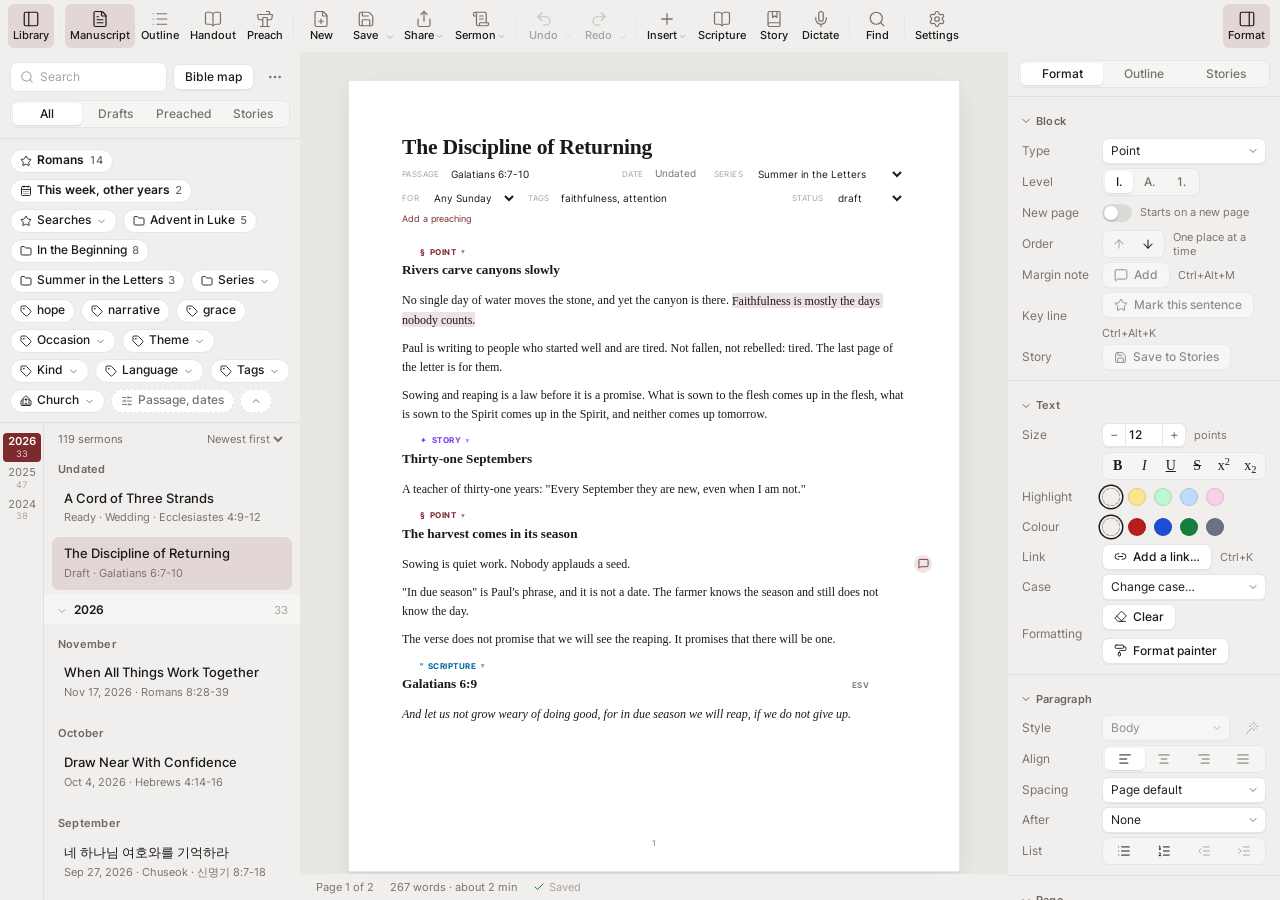
<file: demo/index.html>
<!doctype html>
<html lang="en">
  <head>
    <meta charset="UTF-8" />
    <meta name="viewport" content="width=device-width, initial-scale=1.0, interactive-widget=resizes-content" />
    <title>SermonDesk, the demo</title>
    <!--
      The app on the website: the same renderer, with a browser stand-in
      for the preload and the demo library in memory. Nothing is saved.
    -->
    <script type="module" crossorigin src="./assets/demo-GbUvPR0n.js"></script>
    <link rel="modulepreload" crossorigin href="./assets/index-cH_LXvgM.js">
    <link rel="stylesheet" crossorigin href="./assets/index-DCYxmWIg.css">
  </head>
  <body>
    <div id="root"></div>
  </body>
</html>
</file>
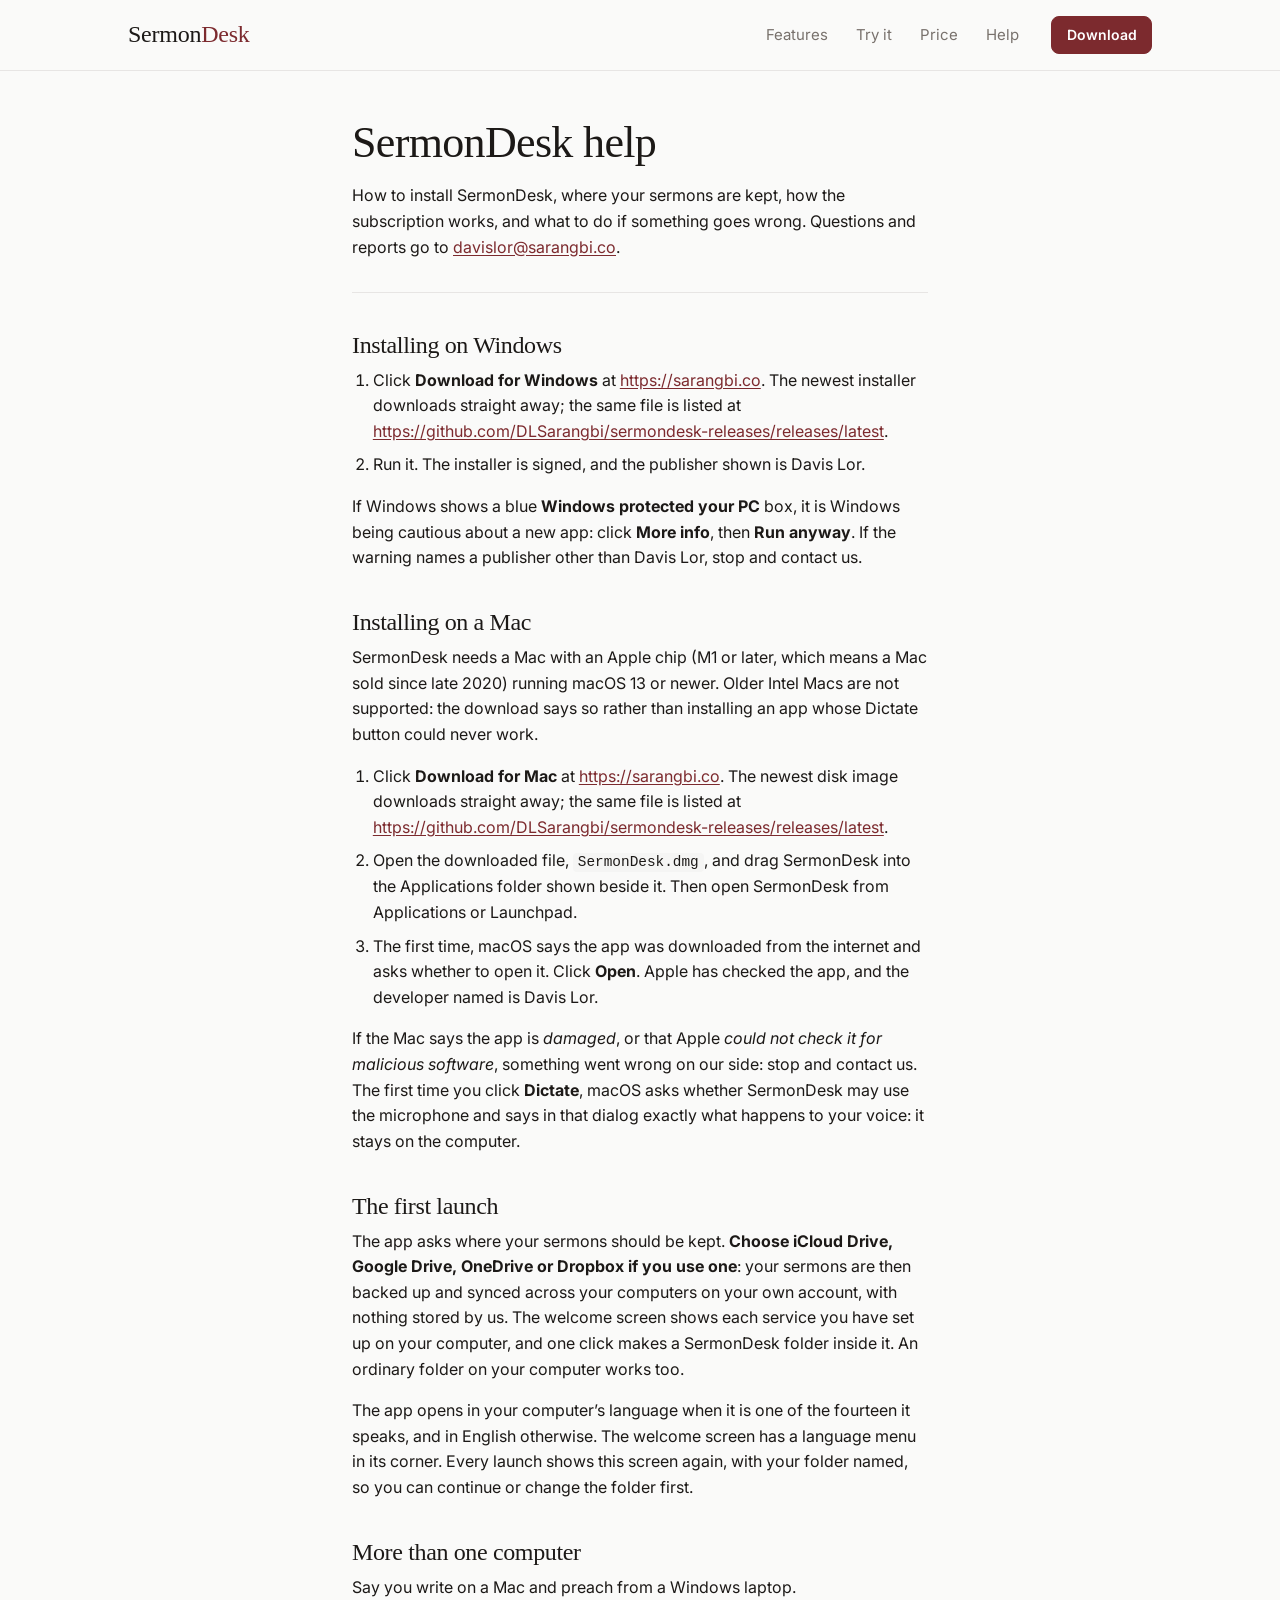
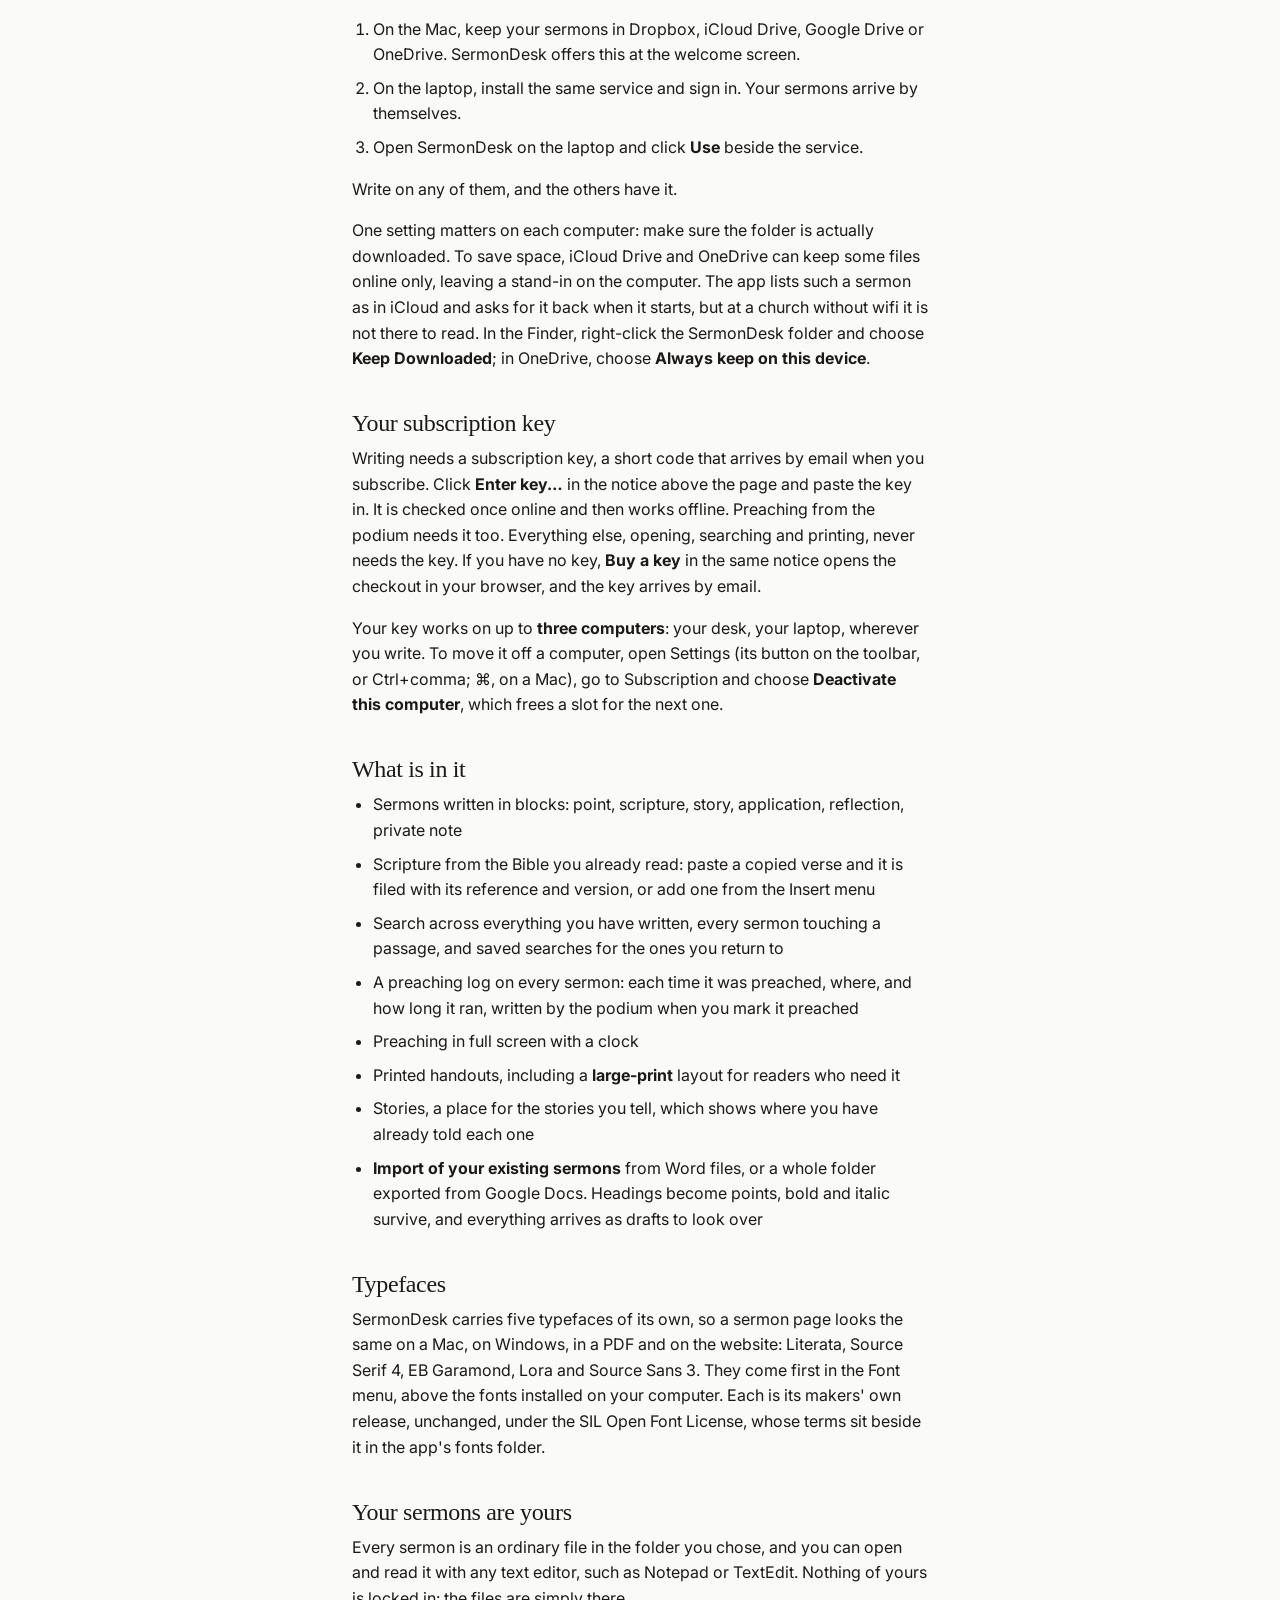
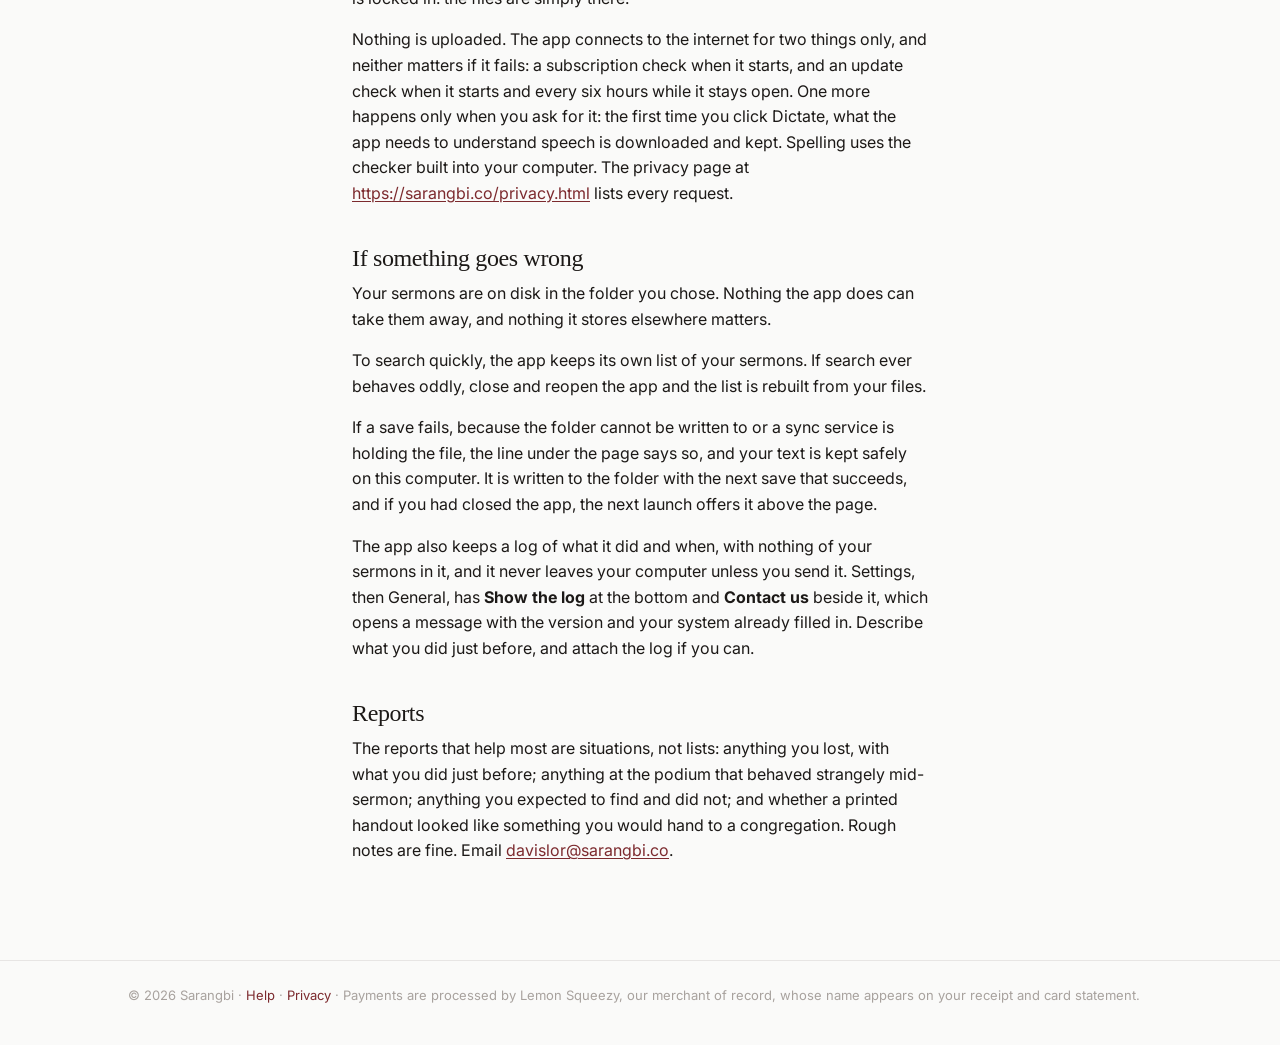
<file: help.html>
<!doctype html>
<html lang="en">
<head>
<meta charset="utf-8">
<meta name="viewport" content="width=device-width, initial-scale=1">
<title>Help · SermonDesk</title>
<meta name="description" content="How to install SermonDesk, where your sermons live, the subscription key, and what to do if something goes wrong.">
<link rel="canonical" href="https://sarangbi.co/help.html">
<link rel="icon" href="/favicon.svg" type="image/svg+xml">
<link rel="apple-touch-icon" href="/apple-touch-icon.png">
<link rel="preconnect" href="https://fonts.googleapis.com">
<link rel="preconnect" href="https://fonts.gstatic.com" crossorigin>
<link rel="stylesheet" href="https://fonts.googleapis.com/css2?family=Inter:wght@400;500;600&display=swap">
<style>
  /*
    The page is the app's own materials: the surfaces, the inks, the
    oxblood accent and the fonts of src/renderer/src/styles/tokens.css. In
    the dark it keeps a warm charcoal rather than the app's black, a
    choice made for the page. It is laid out as a week:
    the promise, the four forms a sermon takes, the app itself to try,
    then what is yours, the library, the languages, the price, what is
    new, and the questions people ask. The languages, the voice sizes and
    the release notes are written in by scripts/site-build.mjs from the
    source at deploy, so the page cannot say twelve when there are more.
  */
  :root {
    --paper:   #fafaf9;
    --card:    #ffffff;
    --panel:   #f5f5f4;
    --ink:     #1c1917;
    --muted:   #78716c;
    --faint:   #a8a29e;
    --rule:    #e7e5e4;
    --frame:   #dcdad7;
    --oxblood: #7c2a2e;
    --on-oxblood: #ffffff;
    --tint:    color-mix(in srgb, var(--oxblood) 12%, transparent);
    --serif: 'Iowan Old Style', 'Palatino Linotype', Georgia, serif;
    --sans: 'Inter', 'Segoe UI Variable Text', 'Segoe UI', system-ui, sans-serif;
    --gutter: clamp(1.25rem, 5vw, 4rem);
    color-scheme: light;
  }
  @media (prefers-color-scheme: dark) {
    :root:not([data-theme="light"]) {
      --paper: #141311; --card: #1c1a18; --panel: #232120; --ink: #ece7df; --muted: #a9a49b; --faint: #7b7770;
      --rule: #2e2b28; --frame: #3a3632; --oxblood: #d9a3a3; --on-oxblood: #1b1211; --tint: #2a1f1e; color-scheme: dark;
    }
  }
  :root[data-theme="dark"] {
    --paper: #141311; --card: #1c1a18; --panel: #232120; --ink: #ece7df; --muted: #a9a49b; --faint: #7b7770;
    --rule: #2e2b28; --frame: #3a3632; --oxblood: #d9a3a3; --on-oxblood: #1b1211; --tint: #2a1f1e; color-scheme: dark;
  }
  * { box-sizing: border-box; }
  body {
    margin: 0;
    background: var(--paper);
    color: var(--ink);
    font-family: var(--sans);
    font-size: 1rem;
    line-height: 1.55;
    -webkit-font-smoothing: antialiased;
  }
  a { color: var(--oxblood); text-decoration: none; }
  a:hover, a:focus-visible { text-decoration: underline; text-underline-offset: 3px; }
  :focus-visible { outline: 2px solid var(--oxblood); outline-offset: 3px; }
  h1, h2, h3, p { margin: 0; }
  h1, h2 { font-family: var(--serif); font-weight: 400; text-wrap: balance; letter-spacing: -0.015em; }
  img { max-width: 100%; height: auto; display: block; }
  .wrap { max-width: 72rem; margin: 0 auto; padding: 0 var(--gutter); }
  section { padding: clamp(2.5rem, 6vw, 4.5rem) 0; border-top: 1px solid var(--rule); }
  .eyebrow { font-size: 0.75rem; font-weight: 600; letter-spacing: 0.12em; text-transform: uppercase; color: var(--oxblood); margin-bottom: 0.6rem; }
  h2 { font-size: clamp(1.9rem, 4vw, 2.75rem); line-height: 1.1; margin-bottom: 0.6rem; }
  .lead { font-size: 1.125rem; color: var(--muted); max-width: 36em; margin-bottom: 1.6rem; }
  p { max-width: 38em; }

  /* The buttons: both machines, always, side by side, and the same oxblood wherever they are. */
  .button {
    display: inline-flex; align-items: center; justify-content: center; gap: 0.5rem;
    padding: 0.6rem 1.1rem; border-radius: 8px; border: 1px solid var(--frame);
    background: var(--card); color: var(--ink); font-weight: 600; font-size: 0.9375rem; white-space: nowrap;
  }
  .button:hover { text-decoration: none; border-color: var(--faint); }
  .button--primary { background: var(--oxblood); color: var(--on-oxblood); border-color: var(--oxblood); }
  .button--primary:hover { filter: brightness(1.08); }
  .downloads { display: flex; flex-wrap: wrap; gap: 0.6rem; }

  /* The head: a name, the page's places, the two downloads. */
  .head { padding: 1rem 0; border-bottom: 1px solid var(--rule); }
  .head .wrap { display: flex; align-items: center; gap: 1rem 2rem; }
  .wordmark { font-family: var(--serif); font-size: 1.5rem; font-weight: 500; letter-spacing: -0.01em; color: var(--ink); }
  .wordmark span { color: var(--oxblood); }
  .head nav { display: flex; gap: 1.75rem; font-size: 0.9375rem; margin-left: auto; }
  .head nav a { color: var(--muted); white-space: nowrap; }
  .head nav a:hover { color: var(--ink); text-decoration: none; }
  .head .button { padding: 0.45rem 0.9rem; font-size: 0.875rem; }

  /* The promise, and the one picture. */
  .hero { padding: clamp(2rem, 5vw, 3.5rem) 0 0; border-top: 0; }
  .hero h1 { font-size: clamp(2.6rem, 7vw, 4.75rem); line-height: 1.02; max-width: 14ch; }
  .hero h1 em { font-style: italic; color: var(--oxblood); }
  .hero .lede { margin-top: 1.1rem; font-size: 1.125rem; color: var(--muted); max-width: 36em; }
  .hero .acts { display: flex; flex-wrap: wrap; align-items: center; gap: 0.6rem 1rem; margin-top: 1.5rem; }
  .hero .acts .try-link { font-size: 0.9375rem; }
  .shot { position: relative; border: 1px solid var(--frame); border-radius: 8px; overflow: hidden; background: #0e0c0b; box-shadow: 0 30px 60px -30px rgb(29 28 25 / 0.5), 0 1px 3px rgb(29 28 25 / 0.08); cursor: zoom-in; }
  /* A lens over every picture: under the cursor it shows the picture at
     its own size, where the words of the app can be read; a press, or a
     tap where there is no hover, opens the picture at full width. */
  .loupe {
    position: absolute; width: 200px; height: 200px; border-radius: 50%;
    border: 2px solid rgb(255 255 255 / 0.85); box-shadow: 0 12px 32px rgb(0 0 0 / 0.4), 0 0 0 1px rgb(0 0 0 / 0.25);
    background-repeat: no-repeat; background-color: var(--card); pointer-events: none; display: none; z-index: 2;
  }
  @media (hover: none) { .loupe { display: none !important; } }
  .lightbox {
    position: fixed; inset: 0; z-index: 50; display: flex; align-items: center; justify-content: center;
    padding: 2rem; background: rgb(20 19 17 / 0.92); cursor: zoom-out;
  }
  .lightbox[hidden] { display: none; }
  .lightbox img { max-width: 100%; max-height: 100%; width: auto; height: auto; border-radius: 8px; box-shadow: 0 40px 80px rgb(0 0 0 / 0.6); }
  .shot--light { background: var(--card); }
  /* The hero's film: a video where the still was, the lens and the zoom not over it. */
  .shot--film { cursor: default; }
  .shot video { display: block; width: 100%; height: auto; }
  .caption { font-size: 0.875rem; color: var(--faint); margin-top: 0.6rem; }
  .hero figure { margin: 2rem 0 0; }

  /* The week: three forms across, the fourth on its own band below. */
  .week { display: grid; grid-template-columns: repeat(3, minmax(0, 1fr)); gap: 2rem 1.5rem; }
  picture { display: block; }

  /* Sunday: the podium's own dark, whatever the page is, so the page goes
     light, light, light, dark, light. Its tokens are set here, not read
     from the theme. */
  .sunday {
    --paper: #141311; --card: #1c1a18; --ink: #ece7df; --muted: #a9a49b; --faint: #7b7770; --rule: #2e2b28; --frame: #3a3632; --oxblood: #d9a3a3;
    background: var(--paper); color: var(--ink); border-top: 0;
  }
  .sunday .shot { box-shadow: 0 30px 60px -30px rgb(0 0 0 / 0.8); }
  .sunday__pair { display: grid; grid-template-columns: minmax(0, 1fr) minmax(0, 1fr); gap: 1.5rem; }
  .sunday__pair figure { margin: 0; }
  .day h3 { font-family: var(--serif); font-weight: 500; font-size: 1.375rem; margin: 0.75rem 0 0.25rem; }
  .day h3 small { font-family: var(--sans); font-weight: 600; font-size: 0.75rem; letter-spacing: 0.1em; text-transform: uppercase; color: var(--oxblood); margin-right: 0.6rem; }
  .day p { color: var(--muted); font-size: 1rem; }

  /* The app itself, on the page. */
  .stage {
    position: relative;
    margin-top: 0.5rem;
    aspect-ratio: 16 / 10;
    max-height: calc(100vh - 7rem);
    min-height: 18rem;
    border: 1px solid var(--rule);
    border-radius: 8px;
    background: var(--panel);
    box-shadow: 0 40px 70px -40px rgb(26 27 24 / 0.5), 0 1px 3px rgb(26 27 24 / 0.08);
    overflow: hidden;
  }
  .stage iframe { display: block; width: 100%; height: 100%; border: 0; }
  @media (max-width: 700px) and (orientation: portrait) { .stage { aspect-ratio: 9 / 14; } }
  @media (max-height: 560px) { .stage { aspect-ratio: auto; height: calc(100vh - 3rem); min-height: 0; } }
  .note { margin-top: 0.85rem; font-size: 0.9375rem; color: var(--muted); max-width: 44rem; }
  .scenes { display: flex; flex-wrap: wrap; align-items: center; gap: 0.4rem; margin-top: 0.85rem; }
  .scenes__label { font-size: 0.875rem; color: var(--muted); margin-right: 0.3rem; }
  .scenes__sep { width: 1px; height: 1.4rem; background: var(--rule); margin: 0 0.35rem; }
  .scenes button {
    font: inherit; font-size: 0.875rem; padding: 0.35rem 0.8rem; border-radius: 999px;
    border: 1px solid var(--rule); background: var(--card); color: var(--ink); cursor: pointer;
  }
  .scenes button[aria-pressed='true'] { border-color: var(--oxblood); color: var(--oxblood); }
  .scenes__end { display: flex; gap: 0.4rem; margin-left: auto; }
  .scenes__quiet { color: var(--muted); }
  .scenes__quiet:hover { color: var(--ink); border-color: var(--ink); }
  .stage:fullscreen, .stage:fullscreen iframe { border: 0; border-radius: 0; background: #0b0c0e; }
  .under { display: flex; flex-wrap: wrap; align-items: baseline; gap: 0.3rem 1rem; margin-top: 1rem; font-size: 0.9375rem; color: var(--muted); }
  .under__label { font-size: 0.75rem; font-weight: 600; letter-spacing: 0.12em; text-transform: uppercase; color: var(--oxblood); }
  .try { list-style: none; margin: 0; padding: 0; display: flex; flex-wrap: wrap; gap: 0.3rem 1.5rem; }
  .try b { font-weight: 600; color: var(--ink); }
  @media (max-width: 700px) {
    .scenes__sep { display: none; }
    .scenes__end { margin-left: 0; width: 100%; }
  }

  /* Yours: three cards. */
  .cards { display: grid; grid-template-columns: repeat(3, minmax(0, 1fr)); gap: 1rem; }
  .card { background: var(--card); border: 1px solid var(--rule); border-radius: 10px; padding: 1.1rem 1.1rem 1.25rem; }
  .card h3 { font-family: var(--serif); font-weight: 500; font-size: 1.3rem; margin-bottom: 0.35rem; }
  .card p { font-size: 0.9375rem; color: var(--muted); }

  .two { display: grid; grid-template-columns: minmax(0, 1fr) minmax(0, 1fr); gap: 2rem; align-items: center; }
  .library__figure { margin: 2rem 0 0; }
  .two p + p { margin-top: 0.8rem; }

  /* The languages, as the app names them. */
  .langs { display: flex; flex-wrap: wrap; gap: 0.5rem 0.6rem; margin: 0; padding: 0; list-style: none; }
  .langs li { padding: 0.35rem 0.75rem; border: 1px solid var(--rule); border-radius: 999px; background: var(--card); font-size: 0.9375rem; }

  /* The price, beside the promise that outlasts it. */
  .price { display: grid; grid-template-columns: minmax(0, 1fr) minmax(0, 1fr); gap: 2rem; align-items: start; }
  .pricebox { background: var(--card); border: 1px solid var(--rule); border-radius: 12px; padding: 1.5rem; }
  .amount { font-family: var(--serif); font-size: 3rem; line-height: 1; }
  .amount small { font-family: var(--sans); font-size: 0.9375rem; color: var(--muted); margin-left: 0.4rem; }
  .amount + .amount { font-size: 1.75rem; margin-top: 0.4rem; }
  .pricebox ul { padding-left: 1.1rem; margin: 0.9rem 0 0; color: var(--muted); font-size: 0.9375rem; }
  /* The purchase on its own line; the app itself, free to read with, as the smaller pair under it. */
  .price__acts { display: flex; flex-direction: column; align-items: flex-start; gap: 0.8rem; margin-top: 1.2rem; }
  .downloads--small .button { padding: 0.4rem 0.8rem; font-size: 0.875rem; }
  .keep { font-family: var(--serif); font-size: 1.5rem; line-height: 1.3; margin-bottom: 0.6rem; }

  /* What's new: the latest entries, in the app's own words. */
  .release { border-left: 3px solid var(--oxblood); padding-left: 1rem; margin-bottom: 1.25rem; }
  .release h3 { font-size: 0.9375rem; font-weight: 600; margin-bottom: 0.25rem; }
  .release h3 span { color: var(--faint); font-weight: 400; margin-left: 0.5rem; }
  .release ul { margin: 0; padding-left: 1.1rem; font-size: 0.9375rem; color: var(--muted); }
  .release li + li { margin-top: 0.15rem; }
  .release__more { list-style: none; margin-left: -1.1rem; color: var(--faint); }

  /* Good to know. */
  .faq { display: grid; grid-template-columns: repeat(2, minmax(0, 1fr)); gap: 0.5rem 2rem; }
  .faq details { border-top: 1px solid var(--rule); padding: 0.6rem 0; }
  .faq summary { cursor: pointer; font-weight: 600; font-size: 1rem; list-style: none; display: flex; justify-content: space-between; gap: 0.75rem; }
  .faq summary::-webkit-details-marker { display: none; }
  .faq summary::after { content: '+'; color: var(--faint); }
  .faq details[open] summary::after { content: '−'; }
  .faq details p { margin: 0.5rem 0 0.15rem; font-size: 0.9375rem; color: var(--muted); }
  .small { display: grid; grid-template-columns: repeat(3, minmax(0, 1fr)); gap: 1.5rem; font-size: 0.9375rem; color: var(--muted); }
  .small h3 { font-family: var(--sans); font-size: 0.9375rem; font-weight: 600; color: var(--ink); margin-bottom: 0.3rem; }
  .small p + p { margin-top: 0.5rem; }
  footer { padding: 1.5rem 0 2.5rem; border-top: 1px solid var(--rule); font-size: 0.8125rem; color: var(--faint); }

  @media (max-width: 760px) {
    .week, .cards, .two, .price, .faq, .small, .sunday__pair { grid-template-columns: minmax(0, 1fr); }
    .head nav { margin-left: 0; gap: 1rem; }
    /* On a phone the hero's pair is a screen away; the head's would only repeat it. */
    .head__download { display: none; }
  }
  @media (prefers-reduced-motion: no-preference) {
    .button, .head nav a { transition: border-color 120ms, color 120ms; }
  }
</style>
<style>
  .guide { max-width: 44rem; padding-top: 3rem; padding-bottom: 5rem; }
  .guide h1 { font-family: var(--serif); font-weight: 400; font-size: clamp(2rem, 4vw, 2.75rem); line-height: 1.1; letter-spacing: -0.015em; margin-bottom: 1rem; }
  .guide h2 { font-size: 1.5rem; margin: 2.4rem 0 0.6rem; }
  .guide h3 { font-size: 1.125rem; margin: 1.6rem 0 0.4rem; }
  .guide p, .guide li { max-width: 38em; line-height: 1.6; margin: 0 0 1rem; }
  .guide ul, .guide ol { padding-left: 1.3rem; margin: 0 0 1rem; }
  .guide li { margin-bottom: 0.5rem; }
  .guide hr { border: 0; border-top: 1px solid var(--rule); margin: 2rem 0; }
  .guide code { font-family: ui-monospace, SFMono-Regular, Menlo, Consolas, monospace; font-size: 0.9em; background: var(--panel); padding: 0.1em 0.35em; border-radius: 4px; }
  .guide a { text-decoration: underline; text-underline-offset: 0.15em; }
</style>
</head>
<body>
<header class="head">
  <div class="wrap">
    <a class="wordmark" href="https://sarangbi.co/">Sermon<span>Desk</span></a>
    <nav aria-label="Page">
      <a href="./#week">Features</a>
      <a href="./#try">Try it</a>
      <a href="./#price">Price</a>
      <a href="help.html">Help</a>
    </nav>
    <a class="button button--primary head__download" href="./#download">Download</a>
  </div>
</header>
<main class="wrap guide">
<h1>SermonDesk help</h1>
<p>How to install SermonDesk, where your sermons are kept, how the subscription works, and what to do if something goes wrong. Questions and reports go to <a href="mailto:davislor@sarangbi.co">davislor@sarangbi.co</a>.</p>
<hr>
<h2>Installing on Windows</h2>
<ol>
<li>Click <strong>Download for Windows</strong> at <a href="https://sarangbi.co">https://sarangbi.co</a>. The newest installer downloads straight away; the same file is listed at <a href="https://github.com/DLSarangbi/sermondesk-releases/releases/latest">https://github.com/DLSarangbi/sermondesk-releases/releases/latest</a>.</li>
<li>Run it. The installer is signed, and the publisher shown is Davis Lor.</li>
</ol>
<p>If Windows shows a blue <strong>Windows protected your PC</strong> box, it is Windows being cautious about a new app: click <strong>More info</strong>, then <strong>Run anyway</strong>. If the warning names a publisher other than Davis Lor, stop and contact us.</p>
<h2>Installing on a Mac</h2>
<p>SermonDesk needs a Mac with an Apple chip (M1 or later, which means a Mac sold since late 2020) running macOS 13 or newer. Older Intel Macs are not supported: the download says so rather than installing an app whose Dictate button could never work.</p>
<ol>
<li>Click <strong>Download for Mac</strong> at <a href="https://sarangbi.co">https://sarangbi.co</a>. The newest disk image downloads straight away; the same file is listed at <a href="https://github.com/DLSarangbi/sermondesk-releases/releases/latest">https://github.com/DLSarangbi/sermondesk-releases/releases/latest</a>.</li>
<li>Open the downloaded file, <code>SermonDesk.dmg</code>, and drag SermonDesk into the Applications folder shown beside it. Then open SermonDesk from Applications or Launchpad.</li>
<li>The first time, macOS says the app was downloaded from the internet and asks whether to open it. Click <strong>Open</strong>. Apple has checked the app, and the developer named is Davis Lor.</li>
</ol>
<p>If the Mac says the app is <em>damaged</em>, or that Apple <em>could not check it for malicious software</em>, something went wrong on our side: stop and contact us. The first time you click <strong>Dictate</strong>, macOS asks whether SermonDesk may use the microphone and says in that dialog exactly what happens to your voice: it stays on the computer.</p>
<h2>The first launch</h2>
<p>The app asks where your sermons should be kept. <strong>Choose iCloud Drive, Google Drive, OneDrive or Dropbox if you use one</strong>: your sermons are then backed up and synced across your computers on your own account, with nothing stored by us. The welcome screen shows each service you have set up on your computer, and one click makes a SermonDesk folder inside it. An ordinary folder on your computer works too.</p>
<p>The app opens in your computer’s language when it is one of the fourteen it speaks, and in English otherwise. The welcome screen has a language menu in its corner. Every launch shows this screen again, with your folder named, so you can continue or change the folder first.</p>
<h2>More than one computer</h2>
<p>Say you write on a Mac and preach from a Windows laptop.</p>
<ol>
<li>On the Mac, keep your sermons in Dropbox, iCloud Drive, Google Drive or OneDrive. SermonDesk offers this at the welcome screen.</li>
<li>On the laptop, install the same service and sign in. Your sermons arrive by themselves.</li>
<li>Open SermonDesk on the laptop and click <strong>Use</strong> beside the service.</li>
</ol>
<p>Write on any of them, and the others have it.</p>
<p>One setting matters on each computer: make sure the folder is actually downloaded. To save space, iCloud Drive and OneDrive can keep some files online only, leaving a stand-in on the computer. The app lists such a sermon as in iCloud and asks for it back when it starts, but at a church without wifi it is not there to read. In the Finder, right-click the SermonDesk folder and choose <strong>Keep Downloaded</strong>; in OneDrive, choose <strong>Always keep on this device</strong>.</p>
<h2>Your subscription key</h2>
<p>Writing needs a subscription key, a short code that arrives by email when you subscribe. Click <strong>Enter key…</strong> in the notice above the page and paste the key in. It is checked once online and then works offline. Preaching from the podium needs it too. Everything else, opening, searching and printing, never needs the key. If you have no key, <strong>Buy a key</strong> in the same notice opens the checkout in your browser, and the key arrives by email.</p>
<p>Your key works on up to <strong>three computers</strong>: your desk, your laptop, wherever you write. To move it off a computer, open Settings (its button on the toolbar, or Ctrl+comma; ⌘, on a Mac), go to Subscription and choose <strong>Deactivate this computer</strong>, which frees a slot for the next one.</p>
<h2>What is in it</h2>
<ul>
<li>Sermons written in blocks: point, scripture, story, application, reflection, private note</li>
<li>Scripture from the Bible you already read: paste a copied verse and it is filed with its reference and version, or add one from the Insert menu</li>
<li>Search across everything you have written, every sermon touching a passage, and saved searches for the ones you return to</li>
<li>A preaching log on every sermon: each time it was preached, where, and how long it ran, written by the podium when you mark it preached</li>
<li>Preaching in full screen with a clock</li>
<li>Printed handouts, including a <strong>large-print</strong> layout for readers who need it</li>
<li>Stories, a place for the stories you tell, which shows where you have already told each one</li>
<li><strong>Import of your existing sermons</strong> from Word files, or a whole folder exported from Google Docs. Headings become points, bold and italic survive, and everything arrives as drafts to look over</li>
</ul>
<h2>Typefaces</h2>
<p>SermonDesk carries five typefaces of its own, so a sermon page looks the same on a Mac, on Windows, in a PDF and on the website: Literata, Source Serif 4, EB Garamond, Lora and Source Sans 3. They come first in the Font menu, above the fonts installed on your computer. Each is its makers' own release, unchanged, under the SIL Open Font License, whose terms sit beside it in the app's fonts folder.</p>
<h2>Your sermons are yours</h2>
<p>Every sermon is an ordinary file in the folder you chose, and you can open and read it with any text editor, such as Notepad or TextEdit. Nothing of yours is locked in: the files are simply there.</p>
<p>Nothing is uploaded. The app connects to the internet for two things only, and neither matters if it fails: a subscription check when it starts, and an update check when it starts and every six hours while it stays open. One more happens only when you ask for it: the first time you click Dictate, what the app needs to understand speech is downloaded and kept. Spelling uses the checker built into your computer. The privacy page at <a href="https://sarangbi.co/privacy.html">https://sarangbi.co/privacy.html</a> lists every request.</p>
<h2>If something goes wrong</h2>
<p>Your sermons are on disk in the folder you chose. Nothing the app does can take them away, and nothing it stores elsewhere matters.</p>
<p>To search quickly, the app keeps its own list of your sermons. If search ever behaves oddly, close and reopen the app and the list is rebuilt from your files.</p>
<p>If a save fails, because the folder cannot be written to or a sync service is holding the file, the line under the page says so, and your text is kept safely on this computer. It is written to the folder with the next save that succeeds, and if you had closed the app, the next launch offers it above the page.</p>
<p>The app also keeps a log of what it did and when, with nothing of your sermons in it, and it never leaves your computer unless you send it. Settings, then General, has <strong>Show the log</strong> at the bottom and <strong>Contact us</strong> beside it, which opens a message with the version and your system already filled in. Describe what you did just before, and attach the log if you can.</p>
<h2>Reports</h2>
<p>The reports that help most are situations, not lists: anything you lost, with what you did just before; anything at the podium that behaved strangely mid-sermon; anything you expected to find and did not; and whether a printed handout looked like something you would hand to a congregation. Rough notes are fine. Email <a href="mailto:davislor@sarangbi.co">davislor@sarangbi.co</a>.</p>
</main>
<footer>
  <div class="wrap">© 2026 Sarangbi · <a href="help.html">Help</a> · <a href="privacy.html">Privacy</a> · Payments are processed by Lemon Squeezy, our merchant of record, whose name appears on your receipt and card statement.</div>
</footer>
</body>
</html>
</file>
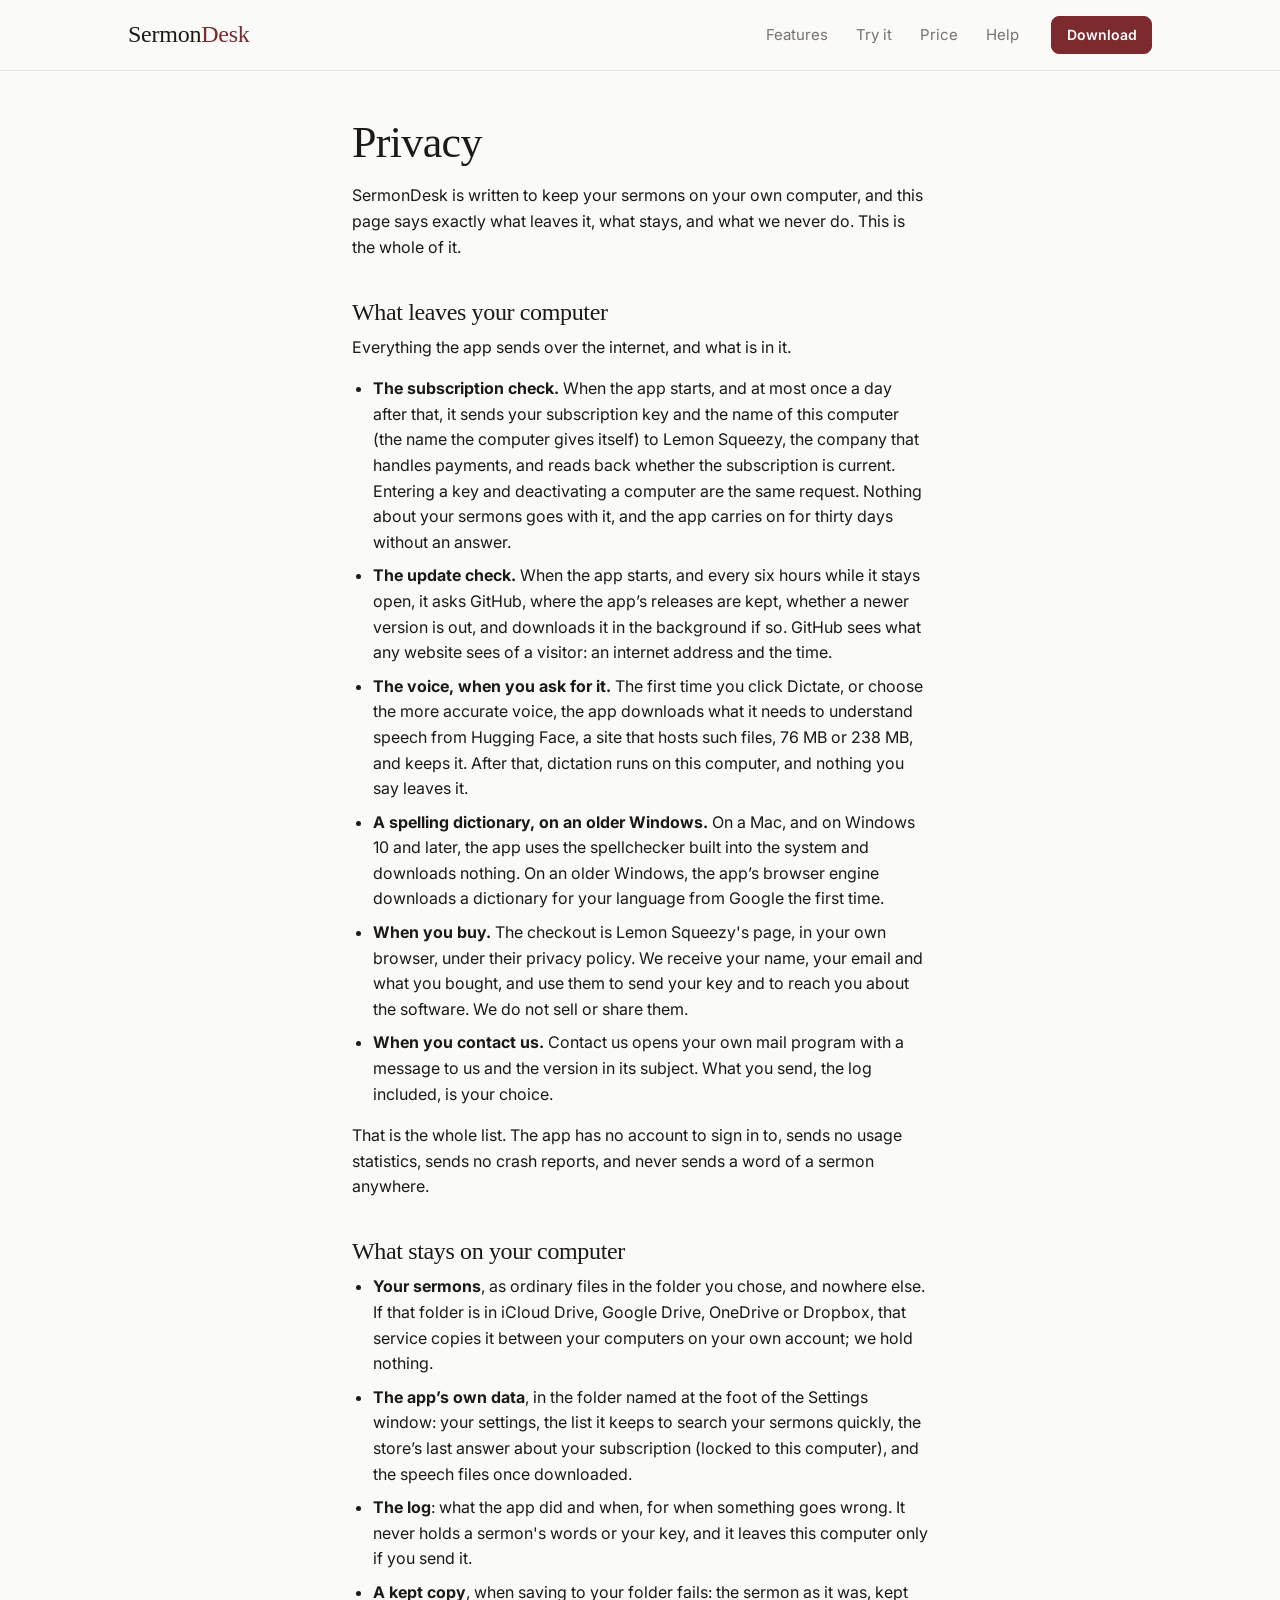
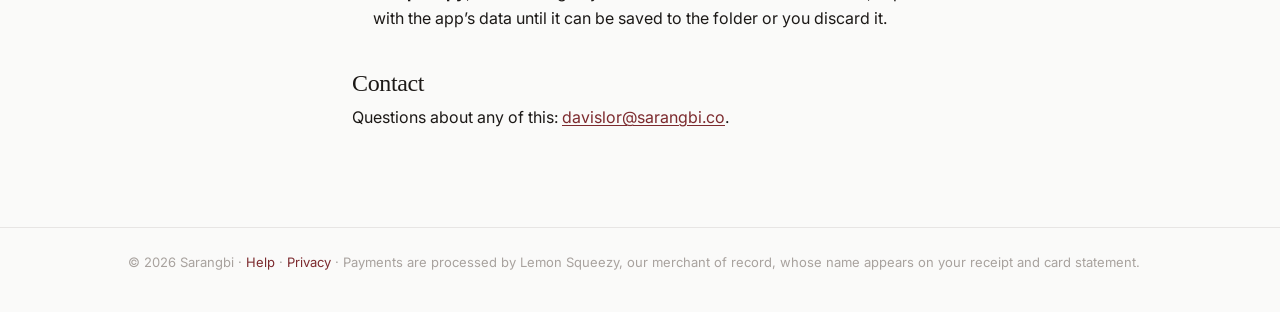
<file: privacy.html>
<!doctype html>
<html lang="en">
<head>
<meta charset="utf-8">
<meta name="viewport" content="width=device-width, initial-scale=1">
<title>Privacy · SermonDesk</title>
<meta name="description" content="Every request SermonDesk makes, what is in it, and what stays on your computer.">
<link rel="canonical" href="https://sarangbi.co/privacy.html">
<link rel="icon" href="/favicon.svg" type="image/svg+xml">
<link rel="apple-touch-icon" href="/apple-touch-icon.png">
<link rel="preconnect" href="https://fonts.googleapis.com">
<link rel="preconnect" href="https://fonts.gstatic.com" crossorigin>
<link rel="stylesheet" href="https://fonts.googleapis.com/css2?family=Inter:wght@400;500;600&display=swap">
<style>
  /*
    The page is the app's own materials: the surfaces, the inks, the
    oxblood accent and the fonts of src/renderer/src/styles/tokens.css. In
    the dark it keeps a warm charcoal rather than the app's black, a
    choice made for the page. It is laid out as a week:
    the promise, the four forms a sermon takes, the app itself to try,
    then what is yours, the library, the languages, the price, what is
    new, and the questions people ask. The languages, the voice sizes and
    the release notes are written in by scripts/site-build.mjs from the
    source at deploy, so the page cannot say twelve when there are more.
  */
  :root {
    --paper:   #fafaf9;
    --card:    #ffffff;
    --panel:   #f5f5f4;
    --ink:     #1c1917;
    --muted:   #78716c;
    --faint:   #a8a29e;
    --rule:    #e7e5e4;
    --frame:   #dcdad7;
    --oxblood: #7c2a2e;
    --on-oxblood: #ffffff;
    --tint:    color-mix(in srgb, var(--oxblood) 12%, transparent);
    --serif: 'Iowan Old Style', 'Palatino Linotype', Georgia, serif;
    --sans: 'Inter', 'Segoe UI Variable Text', 'Segoe UI', system-ui, sans-serif;
    --gutter: clamp(1.25rem, 5vw, 4rem);
    color-scheme: light;
  }
  @media (prefers-color-scheme: dark) {
    :root:not([data-theme="light"]) {
      --paper: #141311; --card: #1c1a18; --panel: #232120; --ink: #ece7df; --muted: #a9a49b; --faint: #7b7770;
      --rule: #2e2b28; --frame: #3a3632; --oxblood: #d9a3a3; --on-oxblood: #1b1211; --tint: #2a1f1e; color-scheme: dark;
    }
  }
  :root[data-theme="dark"] {
    --paper: #141311; --card: #1c1a18; --panel: #232120; --ink: #ece7df; --muted: #a9a49b; --faint: #7b7770;
    --rule: #2e2b28; --frame: #3a3632; --oxblood: #d9a3a3; --on-oxblood: #1b1211; --tint: #2a1f1e; color-scheme: dark;
  }
  * { box-sizing: border-box; }
  body {
    margin: 0;
    background: var(--paper);
    color: var(--ink);
    font-family: var(--sans);
    font-size: 1rem;
    line-height: 1.55;
    -webkit-font-smoothing: antialiased;
  }
  a { color: var(--oxblood); text-decoration: none; }
  a:hover, a:focus-visible { text-decoration: underline; text-underline-offset: 3px; }
  :focus-visible { outline: 2px solid var(--oxblood); outline-offset: 3px; }
  h1, h2, h3, p { margin: 0; }
  h1, h2 { font-family: var(--serif); font-weight: 400; text-wrap: balance; letter-spacing: -0.015em; }
  img { max-width: 100%; height: auto; display: block; }
  .wrap { max-width: 72rem; margin: 0 auto; padding: 0 var(--gutter); }
  section { padding: clamp(2.5rem, 6vw, 4.5rem) 0; border-top: 1px solid var(--rule); }
  .eyebrow { font-size: 0.75rem; font-weight: 600; letter-spacing: 0.12em; text-transform: uppercase; color: var(--oxblood); margin-bottom: 0.6rem; }
  h2 { font-size: clamp(1.9rem, 4vw, 2.75rem); line-height: 1.1; margin-bottom: 0.6rem; }
  .lead { font-size: 1.125rem; color: var(--muted); max-width: 36em; margin-bottom: 1.6rem; }
  p { max-width: 38em; }

  /* The buttons: both machines, always, side by side, and the same oxblood wherever they are. */
  .button {
    display: inline-flex; align-items: center; justify-content: center; gap: 0.5rem;
    padding: 0.6rem 1.1rem; border-radius: 8px; border: 1px solid var(--frame);
    background: var(--card); color: var(--ink); font-weight: 600; font-size: 0.9375rem; white-space: nowrap;
  }
  .button:hover { text-decoration: none; border-color: var(--faint); }
  .button--primary { background: var(--oxblood); color: var(--on-oxblood); border-color: var(--oxblood); }
  .button--primary:hover { filter: brightness(1.08); }
  .downloads { display: flex; flex-wrap: wrap; gap: 0.6rem; }

  /* The head: a name, the page's places, the two downloads. */
  .head { padding: 1rem 0; border-bottom: 1px solid var(--rule); }
  .head .wrap { display: flex; align-items: center; gap: 1rem 2rem; }
  .wordmark { font-family: var(--serif); font-size: 1.5rem; font-weight: 500; letter-spacing: -0.01em; color: var(--ink); }
  .wordmark span { color: var(--oxblood); }
  .head nav { display: flex; gap: 1.75rem; font-size: 0.9375rem; margin-left: auto; }
  .head nav a { color: var(--muted); white-space: nowrap; }
  .head nav a:hover { color: var(--ink); text-decoration: none; }
  .head .button { padding: 0.45rem 0.9rem; font-size: 0.875rem; }

  /* The promise, and the one picture. */
  .hero { padding: clamp(2rem, 5vw, 3.5rem) 0 0; border-top: 0; }
  .hero h1 { font-size: clamp(2.6rem, 7vw, 4.75rem); line-height: 1.02; max-width: 14ch; }
  .hero h1 em { font-style: italic; color: var(--oxblood); }
  .hero .lede { margin-top: 1.1rem; font-size: 1.125rem; color: var(--muted); max-width: 36em; }
  .hero .acts { display: flex; flex-wrap: wrap; align-items: center; gap: 0.6rem 1rem; margin-top: 1.5rem; }
  .hero .acts .try-link { font-size: 0.9375rem; }
  .shot { position: relative; border: 1px solid var(--frame); border-radius: 8px; overflow: hidden; background: #0e0c0b; box-shadow: 0 30px 60px -30px rgb(29 28 25 / 0.5), 0 1px 3px rgb(29 28 25 / 0.08); cursor: zoom-in; }
  /* A lens over every picture: under the cursor it shows the picture at
     its own size, where the words of the app can be read; a press, or a
     tap where there is no hover, opens the picture at full width. */
  .loupe {
    position: absolute; width: 200px; height: 200px; border-radius: 50%;
    border: 2px solid rgb(255 255 255 / 0.85); box-shadow: 0 12px 32px rgb(0 0 0 / 0.4), 0 0 0 1px rgb(0 0 0 / 0.25);
    background-repeat: no-repeat; background-color: var(--card); pointer-events: none; display: none; z-index: 2;
  }
  @media (hover: none) { .loupe { display: none !important; } }
  .lightbox {
    position: fixed; inset: 0; z-index: 50; display: flex; align-items: center; justify-content: center;
    padding: 2rem; background: rgb(20 19 17 / 0.92); cursor: zoom-out;
  }
  .lightbox[hidden] { display: none; }
  .lightbox img { max-width: 100%; max-height: 100%; width: auto; height: auto; border-radius: 8px; box-shadow: 0 40px 80px rgb(0 0 0 / 0.6); }
  .shot--light { background: var(--card); }
  /* The hero's film: a video where the still was, the lens and the zoom not over it. */
  .shot--film { cursor: default; }
  .shot video { display: block; width: 100%; height: auto; }
  .caption { font-size: 0.875rem; color: var(--faint); margin-top: 0.6rem; }
  .hero figure { margin: 2rem 0 0; }

  /* The week: three forms across, the fourth on its own band below. */
  .week { display: grid; grid-template-columns: repeat(3, minmax(0, 1fr)); gap: 2rem 1.5rem; }
  picture { display: block; }

  /* Sunday: the podium's own dark, whatever the page is, so the page goes
     light, light, light, dark, light. Its tokens are set here, not read
     from the theme. */
  .sunday {
    --paper: #141311; --card: #1c1a18; --ink: #ece7df; --muted: #a9a49b; --faint: #7b7770; --rule: #2e2b28; --frame: #3a3632; --oxblood: #d9a3a3;
    background: var(--paper); color: var(--ink); border-top: 0;
  }
  .sunday .shot { box-shadow: 0 30px 60px -30px rgb(0 0 0 / 0.8); }
  .sunday__pair { display: grid; grid-template-columns: minmax(0, 1fr) minmax(0, 1fr); gap: 1.5rem; }
  .sunday__pair figure { margin: 0; }
  .day h3 { font-family: var(--serif); font-weight: 500; font-size: 1.375rem; margin: 0.75rem 0 0.25rem; }
  .day h3 small { font-family: var(--sans); font-weight: 600; font-size: 0.75rem; letter-spacing: 0.1em; text-transform: uppercase; color: var(--oxblood); margin-right: 0.6rem; }
  .day p { color: var(--muted); font-size: 1rem; }

  /* The app itself, on the page. */
  .stage {
    position: relative;
    margin-top: 0.5rem;
    aspect-ratio: 16 / 10;
    max-height: calc(100vh - 7rem);
    min-height: 18rem;
    border: 1px solid var(--rule);
    border-radius: 8px;
    background: var(--panel);
    box-shadow: 0 40px 70px -40px rgb(26 27 24 / 0.5), 0 1px 3px rgb(26 27 24 / 0.08);
    overflow: hidden;
  }
  .stage iframe { display: block; width: 100%; height: 100%; border: 0; }
  @media (max-width: 700px) and (orientation: portrait) { .stage { aspect-ratio: 9 / 14; } }
  @media (max-height: 560px) { .stage { aspect-ratio: auto; height: calc(100vh - 3rem); min-height: 0; } }
  .note { margin-top: 0.85rem; font-size: 0.9375rem; color: var(--muted); max-width: 44rem; }
  .scenes { display: flex; flex-wrap: wrap; align-items: center; gap: 0.4rem; margin-top: 0.85rem; }
  .scenes__label { font-size: 0.875rem; color: var(--muted); margin-right: 0.3rem; }
  .scenes__sep { width: 1px; height: 1.4rem; background: var(--rule); margin: 0 0.35rem; }
  .scenes button {
    font: inherit; font-size: 0.875rem; padding: 0.35rem 0.8rem; border-radius: 999px;
    border: 1px solid var(--rule); background: var(--card); color: var(--ink); cursor: pointer;
  }
  .scenes button[aria-pressed='true'] { border-color: var(--oxblood); color: var(--oxblood); }
  .scenes__end { display: flex; gap: 0.4rem; margin-left: auto; }
  .scenes__quiet { color: var(--muted); }
  .scenes__quiet:hover { color: var(--ink); border-color: var(--ink); }
  .stage:fullscreen, .stage:fullscreen iframe { border: 0; border-radius: 0; background: #0b0c0e; }
  .under { display: flex; flex-wrap: wrap; align-items: baseline; gap: 0.3rem 1rem; margin-top: 1rem; font-size: 0.9375rem; color: var(--muted); }
  .under__label { font-size: 0.75rem; font-weight: 600; letter-spacing: 0.12em; text-transform: uppercase; color: var(--oxblood); }
  .try { list-style: none; margin: 0; padding: 0; display: flex; flex-wrap: wrap; gap: 0.3rem 1.5rem; }
  .try b { font-weight: 600; color: var(--ink); }
  @media (max-width: 700px) {
    .scenes__sep { display: none; }
    .scenes__end { margin-left: 0; width: 100%; }
  }

  /* Yours: three cards. */
  .cards { display: grid; grid-template-columns: repeat(3, minmax(0, 1fr)); gap: 1rem; }
  .card { background: var(--card); border: 1px solid var(--rule); border-radius: 10px; padding: 1.1rem 1.1rem 1.25rem; }
  .card h3 { font-family: var(--serif); font-weight: 500; font-size: 1.3rem; margin-bottom: 0.35rem; }
  .card p { font-size: 0.9375rem; color: var(--muted); }

  .two { display: grid; grid-template-columns: minmax(0, 1fr) minmax(0, 1fr); gap: 2rem; align-items: center; }
  .library__figure { margin: 2rem 0 0; }
  .two p + p { margin-top: 0.8rem; }

  /* The languages, as the app names them. */
  .langs { display: flex; flex-wrap: wrap; gap: 0.5rem 0.6rem; margin: 0; padding: 0; list-style: none; }
  .langs li { padding: 0.35rem 0.75rem; border: 1px solid var(--rule); border-radius: 999px; background: var(--card); font-size: 0.9375rem; }

  /* The price, beside the promise that outlasts it. */
  .price { display: grid; grid-template-columns: minmax(0, 1fr) minmax(0, 1fr); gap: 2rem; align-items: start; }
  .pricebox { background: var(--card); border: 1px solid var(--rule); border-radius: 12px; padding: 1.5rem; }
  .amount { font-family: var(--serif); font-size: 3rem; line-height: 1; }
  .amount small { font-family: var(--sans); font-size: 0.9375rem; color: var(--muted); margin-left: 0.4rem; }
  .amount + .amount { font-size: 1.75rem; margin-top: 0.4rem; }
  .pricebox ul { padding-left: 1.1rem; margin: 0.9rem 0 0; color: var(--muted); font-size: 0.9375rem; }
  /* The purchase on its own line; the app itself, free to read with, as the smaller pair under it. */
  .price__acts { display: flex; flex-direction: column; align-items: flex-start; gap: 0.8rem; margin-top: 1.2rem; }
  .downloads--small .button { padding: 0.4rem 0.8rem; font-size: 0.875rem; }
  .keep { font-family: var(--serif); font-size: 1.5rem; line-height: 1.3; margin-bottom: 0.6rem; }

  /* What's new: the latest entries, in the app's own words. */
  .release { border-left: 3px solid var(--oxblood); padding-left: 1rem; margin-bottom: 1.25rem; }
  .release h3 { font-size: 0.9375rem; font-weight: 600; margin-bottom: 0.25rem; }
  .release h3 span { color: var(--faint); font-weight: 400; margin-left: 0.5rem; }
  .release ul { margin: 0; padding-left: 1.1rem; font-size: 0.9375rem; color: var(--muted); }
  .release li + li { margin-top: 0.15rem; }
  .release__more { list-style: none; margin-left: -1.1rem; color: var(--faint); }

  /* Good to know. */
  .faq { display: grid; grid-template-columns: repeat(2, minmax(0, 1fr)); gap: 0.5rem 2rem; }
  .faq details { border-top: 1px solid var(--rule); padding: 0.6rem 0; }
  .faq summary { cursor: pointer; font-weight: 600; font-size: 1rem; list-style: none; display: flex; justify-content: space-between; gap: 0.75rem; }
  .faq summary::-webkit-details-marker { display: none; }
  .faq summary::after { content: '+'; color: var(--faint); }
  .faq details[open] summary::after { content: '−'; }
  .faq details p { margin: 0.5rem 0 0.15rem; font-size: 0.9375rem; color: var(--muted); }
  .small { display: grid; grid-template-columns: repeat(3, minmax(0, 1fr)); gap: 1.5rem; font-size: 0.9375rem; color: var(--muted); }
  .small h3 { font-family: var(--sans); font-size: 0.9375rem; font-weight: 600; color: var(--ink); margin-bottom: 0.3rem; }
  .small p + p { margin-top: 0.5rem; }
  footer { padding: 1.5rem 0 2.5rem; border-top: 1px solid var(--rule); font-size: 0.8125rem; color: var(--faint); }

  @media (max-width: 760px) {
    .week, .cards, .two, .price, .faq, .small, .sunday__pair { grid-template-columns: minmax(0, 1fr); }
    .head nav { margin-left: 0; gap: 1rem; }
    /* On a phone the hero's pair is a screen away; the head's would only repeat it. */
    .head__download { display: none; }
  }
  @media (prefers-reduced-motion: no-preference) {
    .button, .head nav a { transition: border-color 120ms, color 120ms; }
  }
</style>
<style>
  .guide { max-width: 44rem; padding-top: 3rem; padding-bottom: 5rem; }
  .guide h1 { font-family: var(--serif); font-weight: 400; font-size: clamp(2rem, 4vw, 2.75rem); line-height: 1.1; letter-spacing: -0.015em; margin-bottom: 1rem; }
  .guide h2 { font-size: 1.5rem; margin: 2.4rem 0 0.6rem; }
  .guide h3 { font-size: 1.125rem; margin: 1.6rem 0 0.4rem; }
  .guide p, .guide li { max-width: 38em; line-height: 1.6; margin: 0 0 1rem; }
  .guide ul, .guide ol { padding-left: 1.3rem; margin: 0 0 1rem; }
  .guide li { margin-bottom: 0.5rem; }
  .guide hr { border: 0; border-top: 1px solid var(--rule); margin: 2rem 0; }
  .guide code { font-family: ui-monospace, SFMono-Regular, Menlo, Consolas, monospace; font-size: 0.9em; background: var(--panel); padding: 0.1em 0.35em; border-radius: 4px; }
  .guide a { text-decoration: underline; text-underline-offset: 0.15em; }
</style>
</head>
<body>
<header class="head">
  <div class="wrap">
    <a class="wordmark" href="https://sarangbi.co/">Sermon<span>Desk</span></a>
    <nav aria-label="Page">
      <a href="./#week">Features</a>
      <a href="./#try">Try it</a>
      <a href="./#price">Price</a>
      <a href="help.html">Help</a>
    </nav>
    <a class="button button--primary head__download" href="./#download">Download</a>
  </div>
</header>
<main class="wrap guide">
<h1>Privacy</h1>
<p>SermonDesk is written to keep your sermons on your own computer, and this page says exactly what leaves it, what stays, and what we never do. This is the whole of it.</p>
<h2>What leaves your computer</h2>
<p>Everything the app sends over the internet, and what is in it.</p>
<ul>
<li><strong>The subscription check.</strong> When the app starts, and at most once a day after that, it sends your subscription key and the name of this computer (the name the computer gives itself) to Lemon Squeezy, the company that handles payments, and reads back whether the subscription is current. Entering a key and deactivating a computer are the same request. Nothing about your sermons goes with it, and the app carries on for thirty days without an answer.</li>
<li><strong>The update check.</strong> When the app starts, and every six hours while it stays open, it asks GitHub, where the app’s releases are kept, whether a newer version is out, and downloads it in the background if so. GitHub sees what any website sees of a visitor: an internet address and the time.</li>
<li><strong>The voice, when you ask for it.</strong> The first time you click Dictate, or choose the more accurate voice, the app downloads what it needs to understand speech from Hugging Face, a site that hosts such files, 76 MB or 238 MB, and keeps it. After that, dictation runs on this computer, and nothing you say leaves it.</li>
<li><strong>A spelling dictionary, on an older Windows.</strong> On a Mac, and on Windows 10 and later, the app uses the spellchecker built into the system and downloads nothing. On an older Windows, the app’s browser engine downloads a dictionary for your language from Google the first time.</li>
<li><strong>When you buy.</strong> The checkout is Lemon Squeezy's page, in your own browser, under their privacy policy. We receive your name, your email and what you bought, and use them to send your key and to reach you about the software. We do not sell or share them.</li>
<li><strong>When you contact us.</strong> Contact us opens your own mail program with a message to us and the version in its subject. What you send, the log included, is your choice.</li>
</ul>
<p>That is the whole list. The app has no account to sign in to, sends no usage statistics, sends no crash reports, and never sends a word of a sermon anywhere.</p>
<h2>What stays on your computer</h2>
<ul>
<li><strong>Your sermons</strong>, as ordinary files in the folder you chose, and nowhere else. If that folder is in iCloud Drive, Google Drive, OneDrive or Dropbox, that service copies it between your computers on your own account; we hold nothing.</li>
<li><strong>The app’s own data</strong>, in the folder named at the foot of the Settings window: your settings, the list it keeps to search your sermons quickly, the store’s last answer about your subscription (locked to this computer), and the speech files once downloaded.</li>
<li><strong>The log</strong>: what the app did and when, for when something goes wrong. It never holds a sermon's words or your key, and it leaves this computer only if you send it.</li>
<li><strong>A kept copy</strong>, when saving to your folder fails: the sermon as it was, kept with the app’s data until it can be saved to the folder or you discard it.</li>
</ul>
<h2>Contact</h2>
<p>Questions about any of this: <a href="mailto:davislor@sarangbi.co">davislor@sarangbi.co</a>.</p>
</main>
<footer>
  <div class="wrap">© 2026 Sarangbi · <a href="help.html">Help</a> · <a href="privacy.html">Privacy</a> · Payments are processed by Lemon Squeezy, our merchant of record, whose name appears on your receipt and card statement.</div>
</footer>
</body>
</html>
</file>
